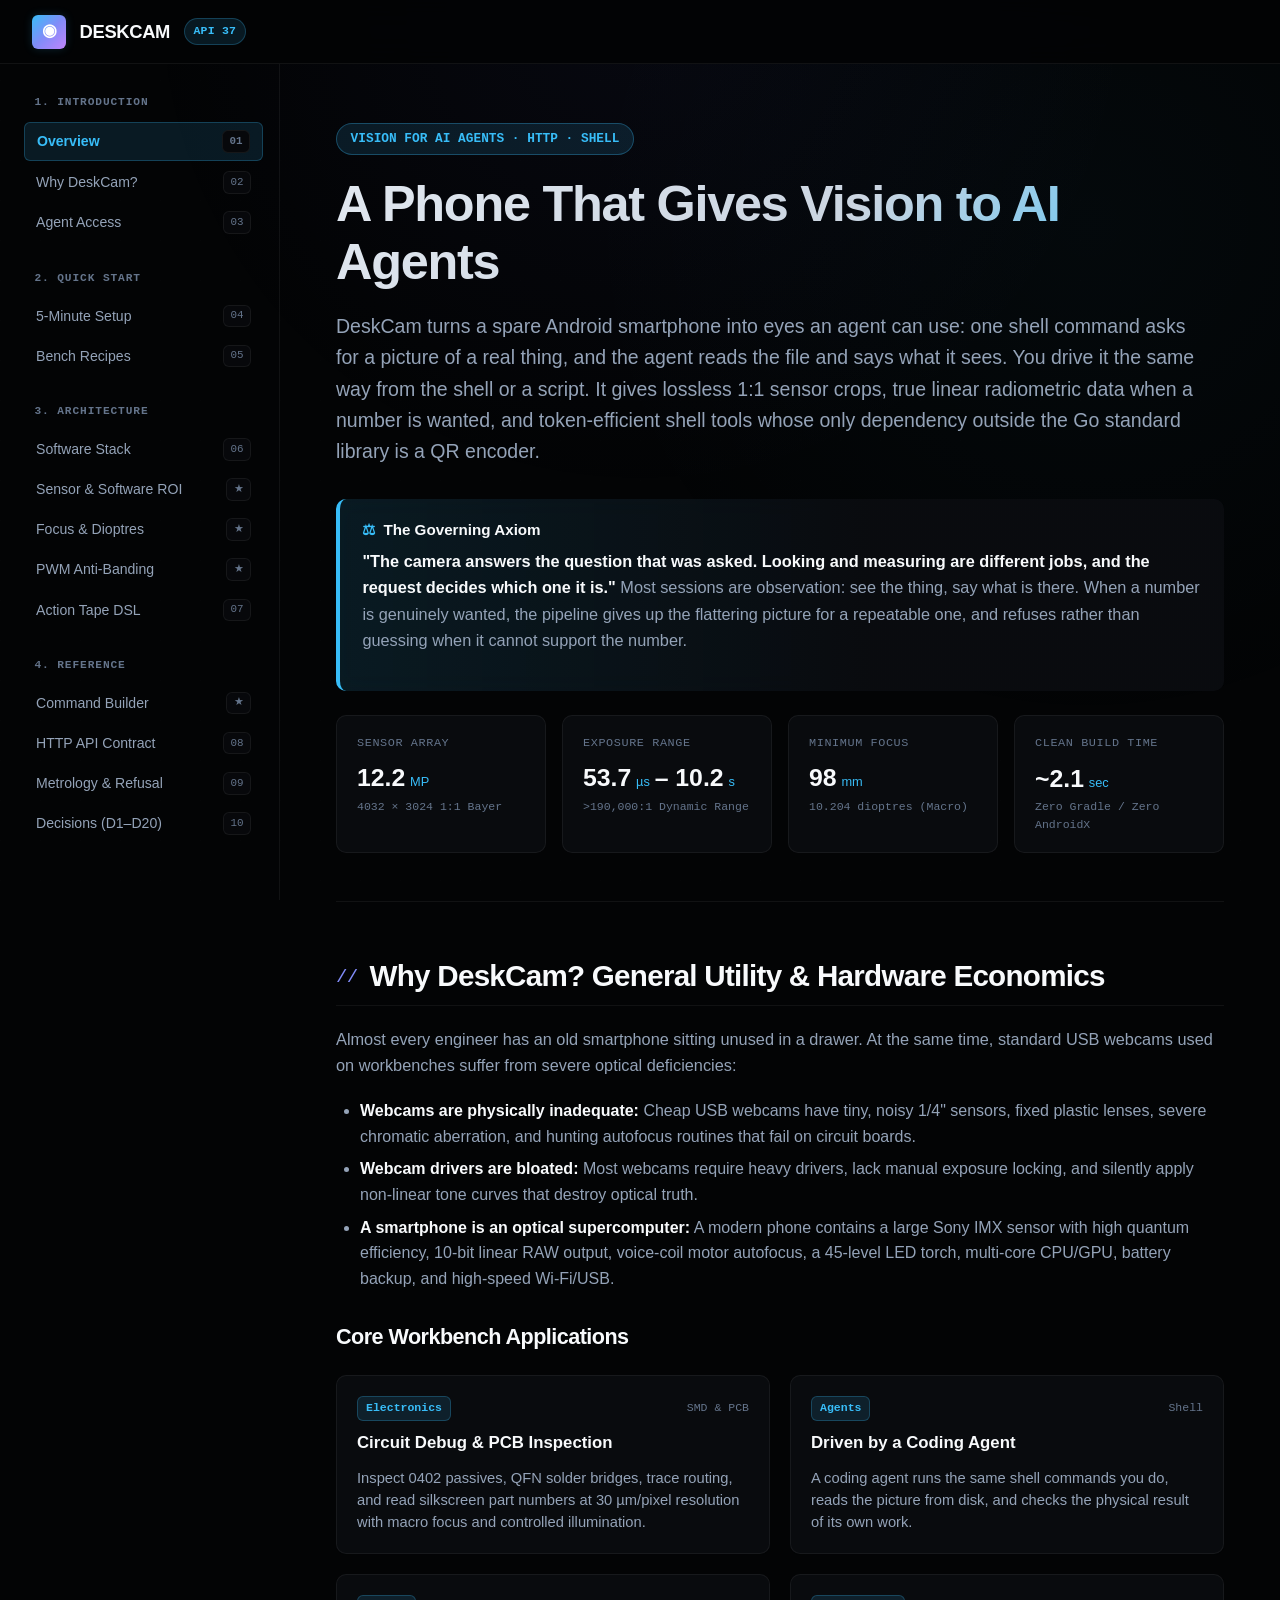
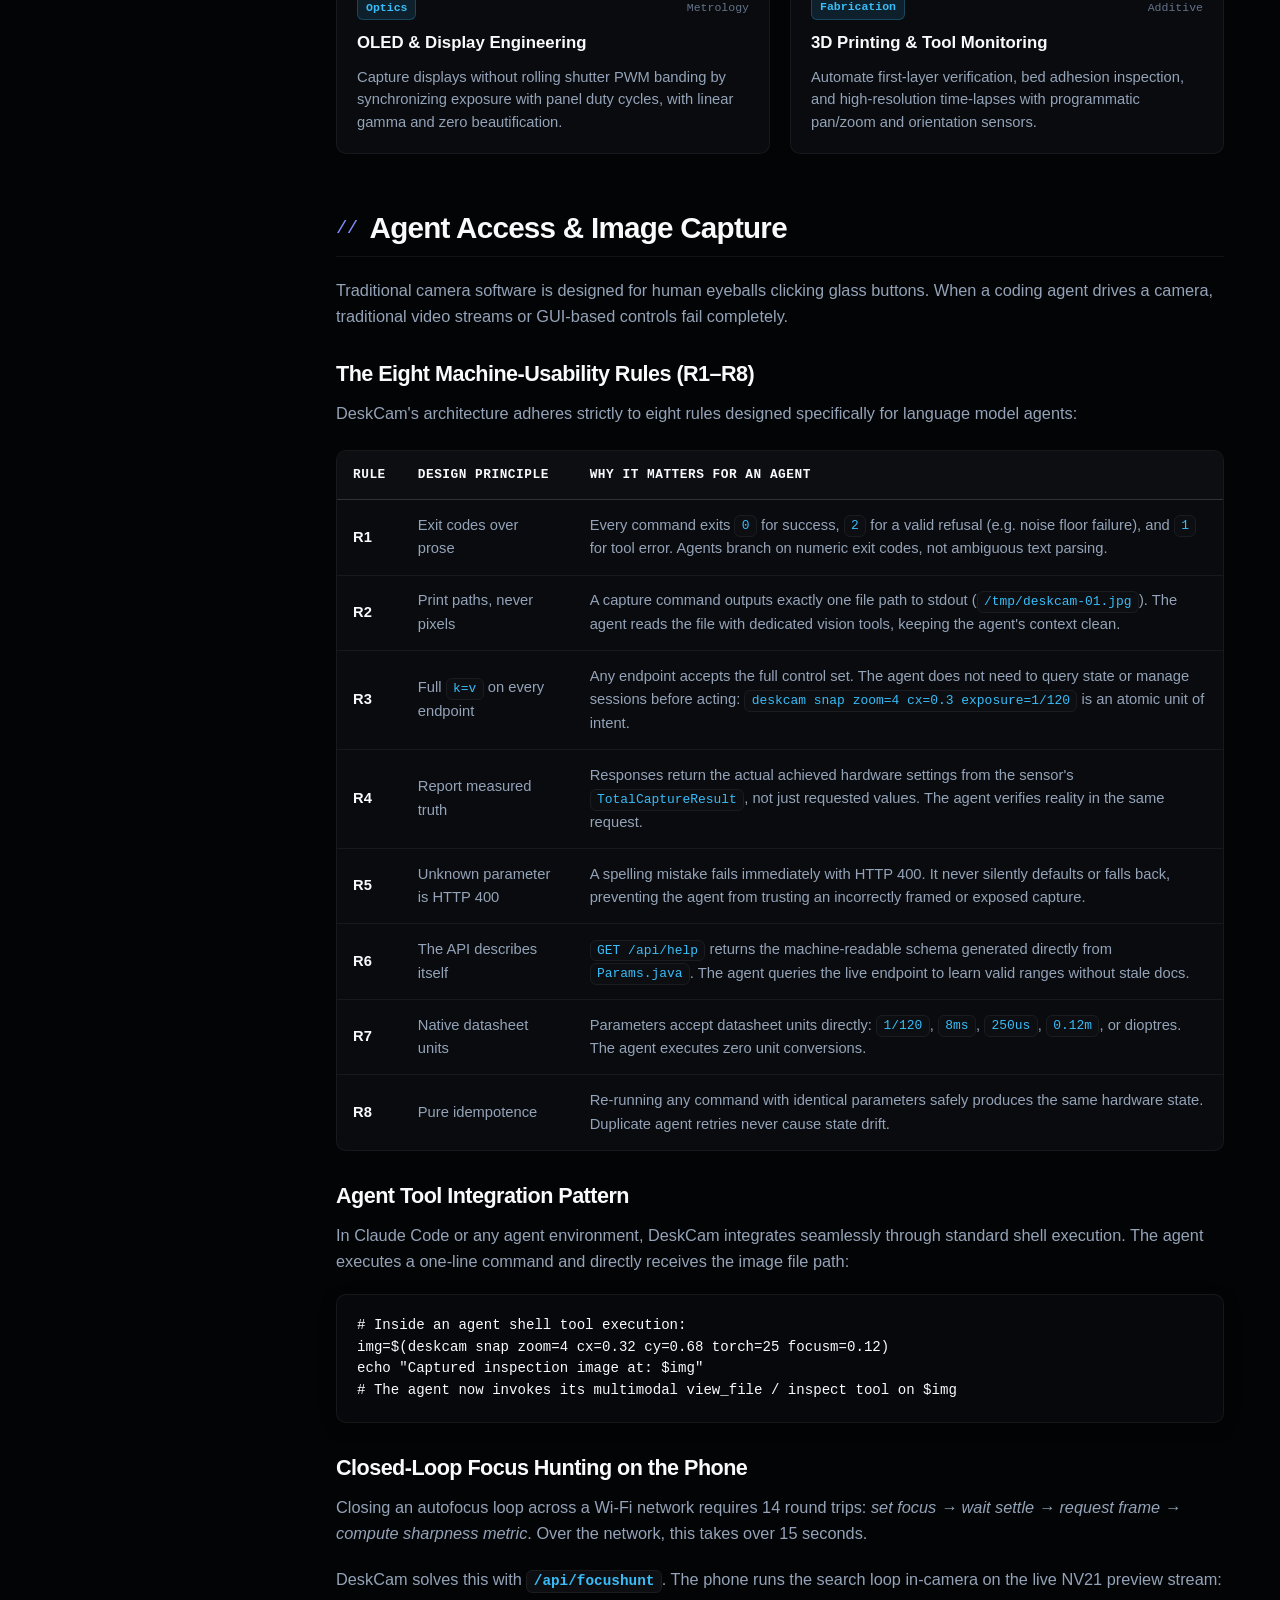
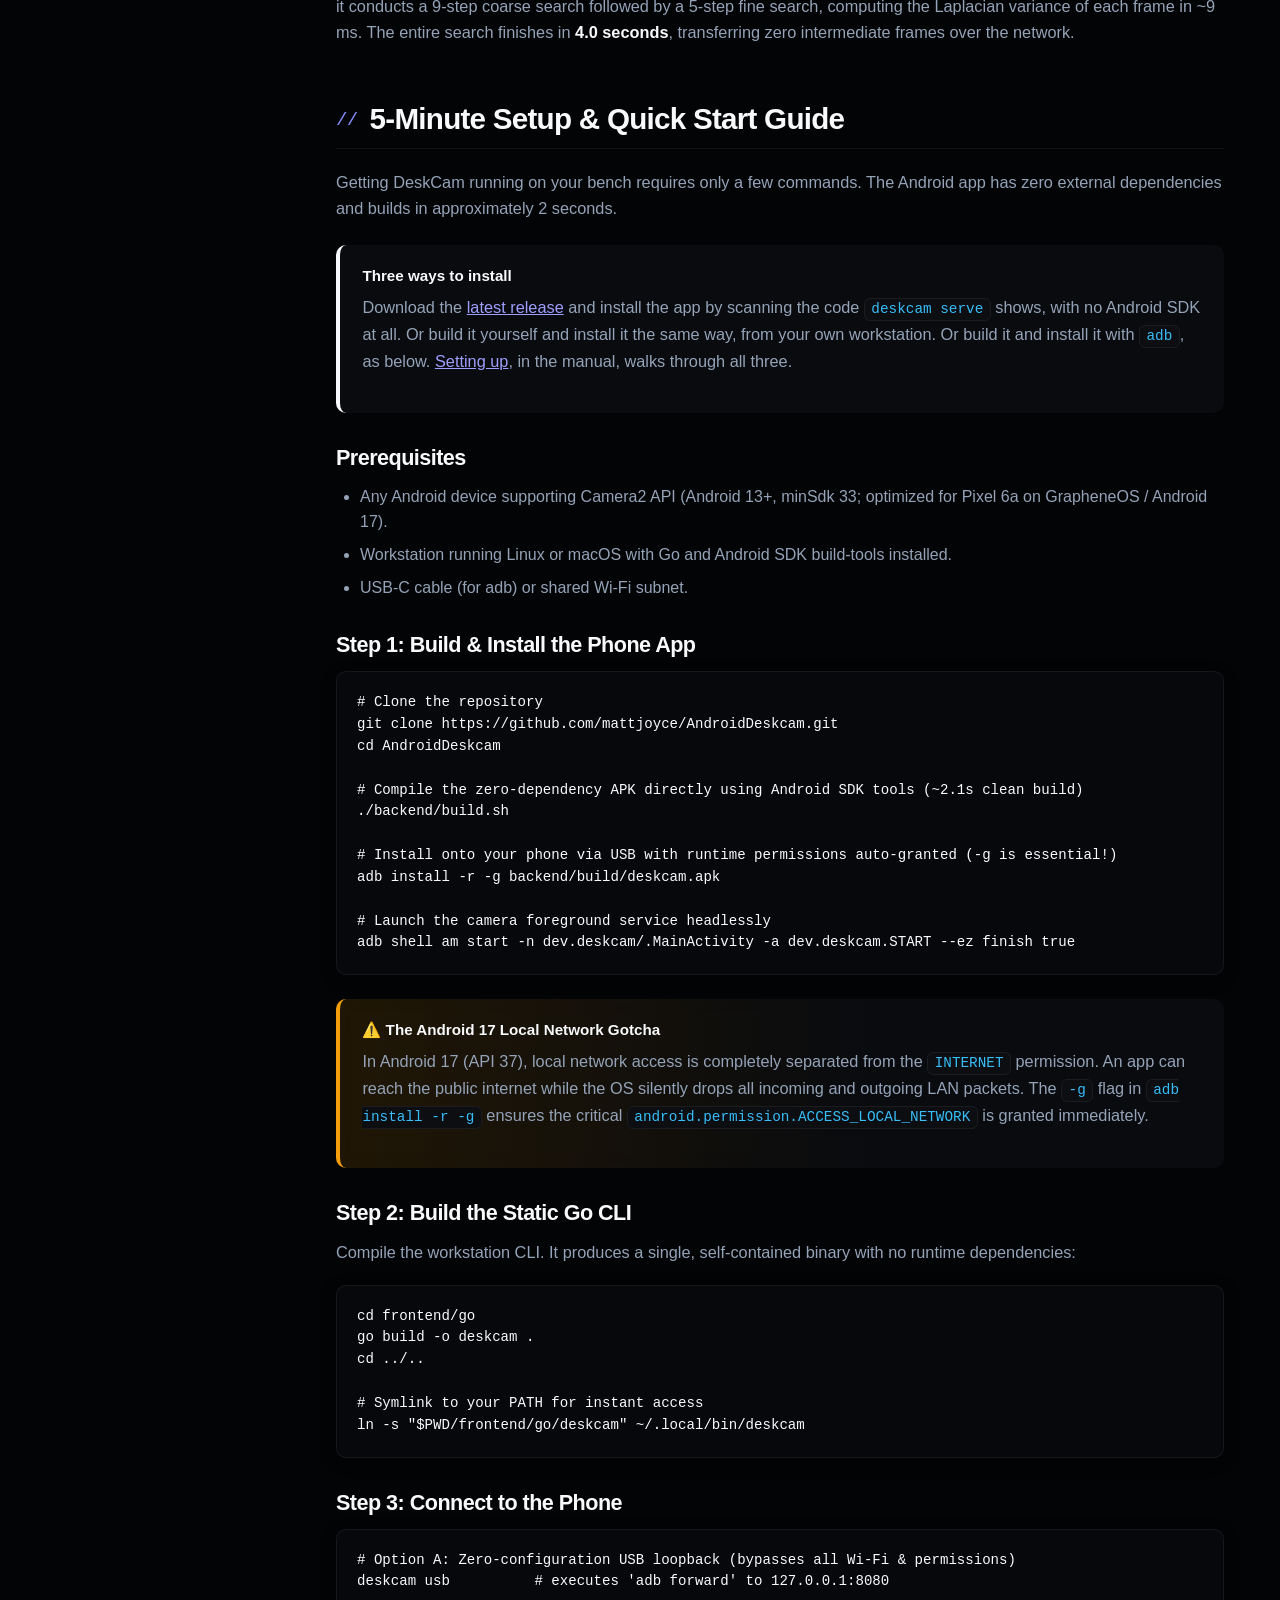
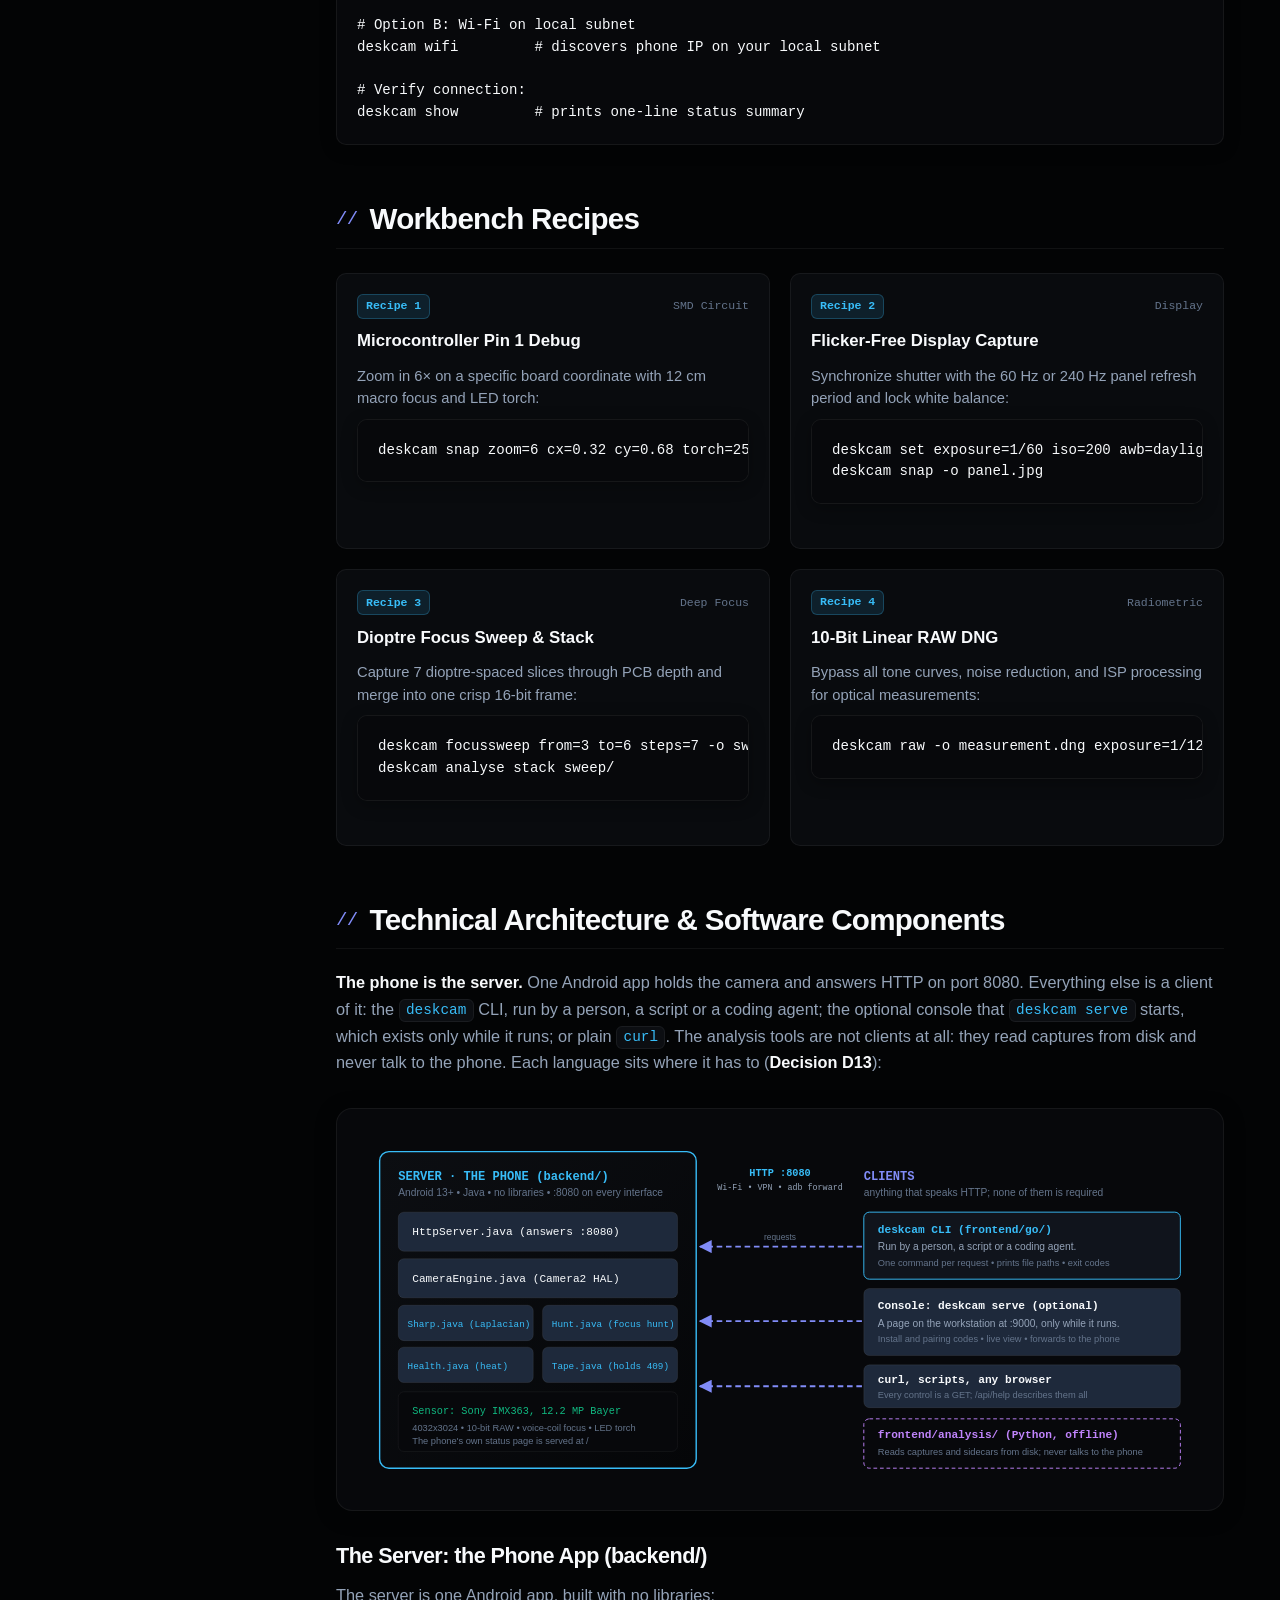
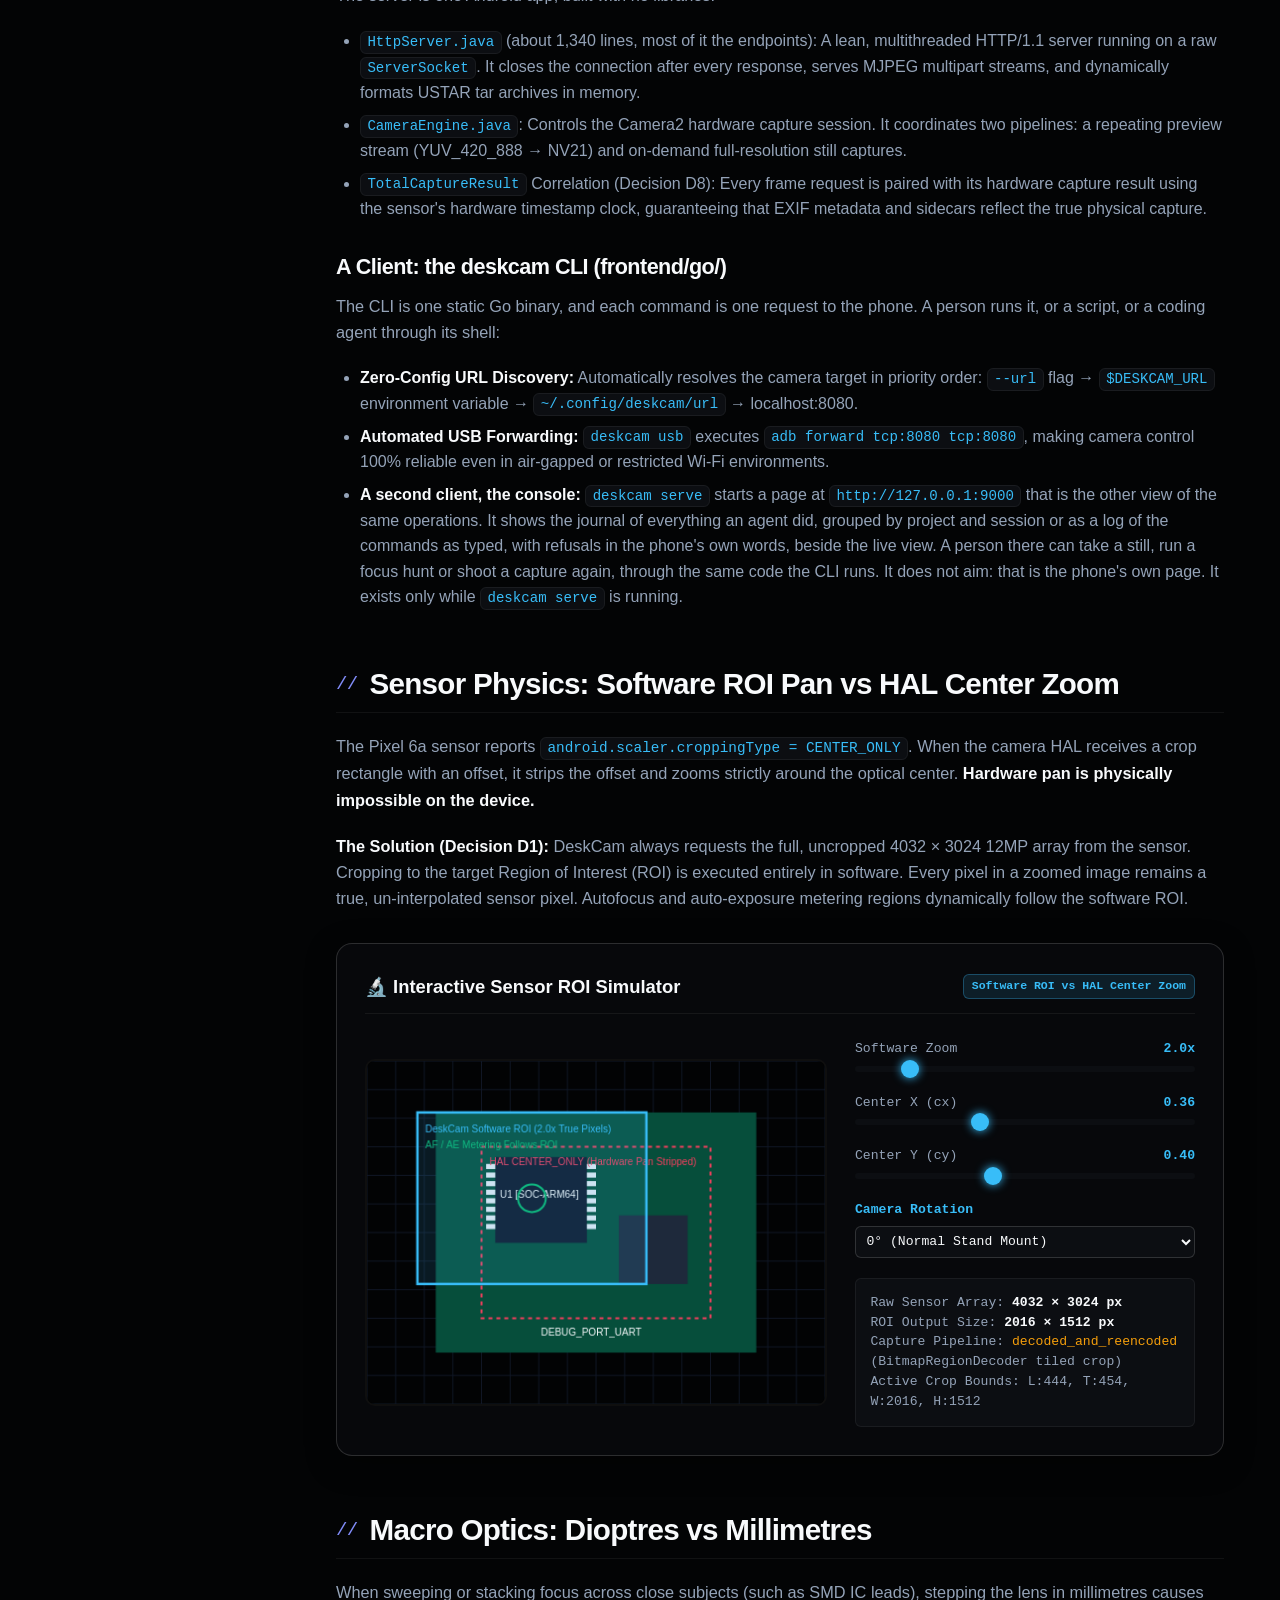
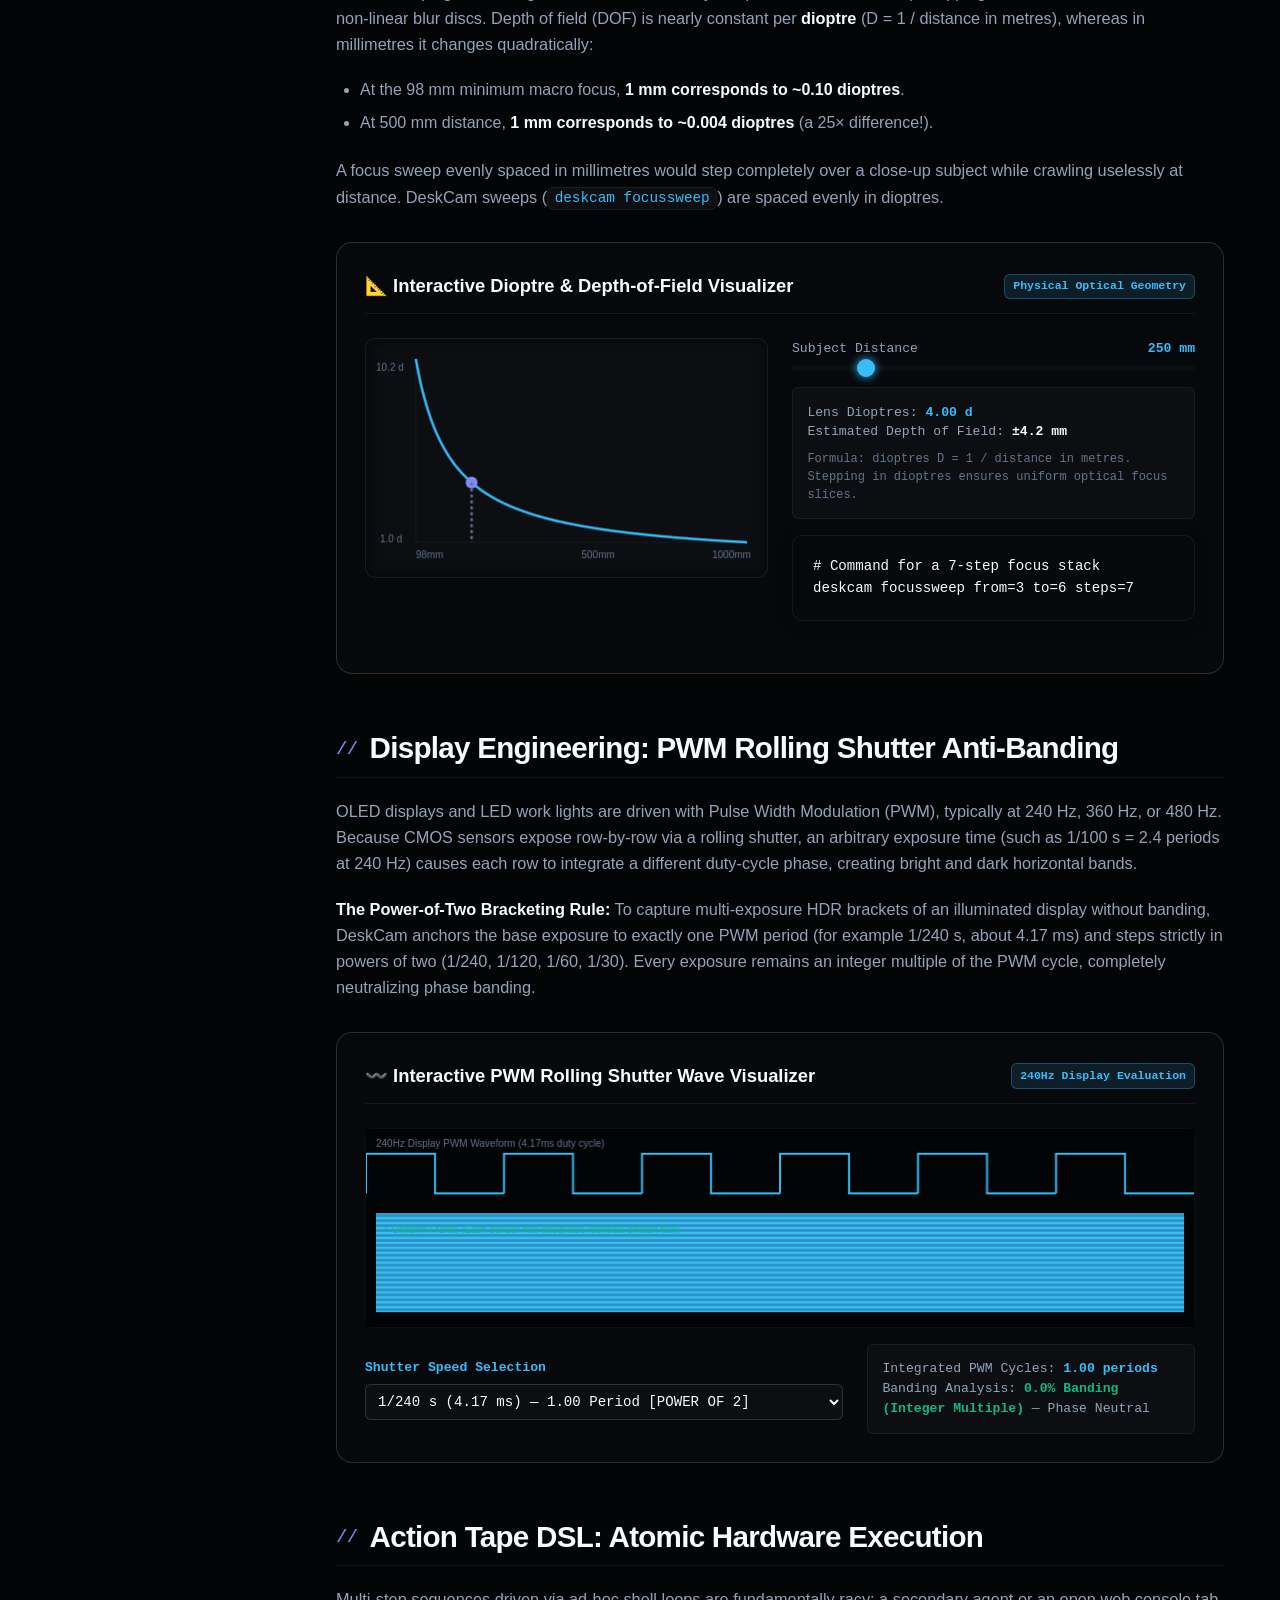
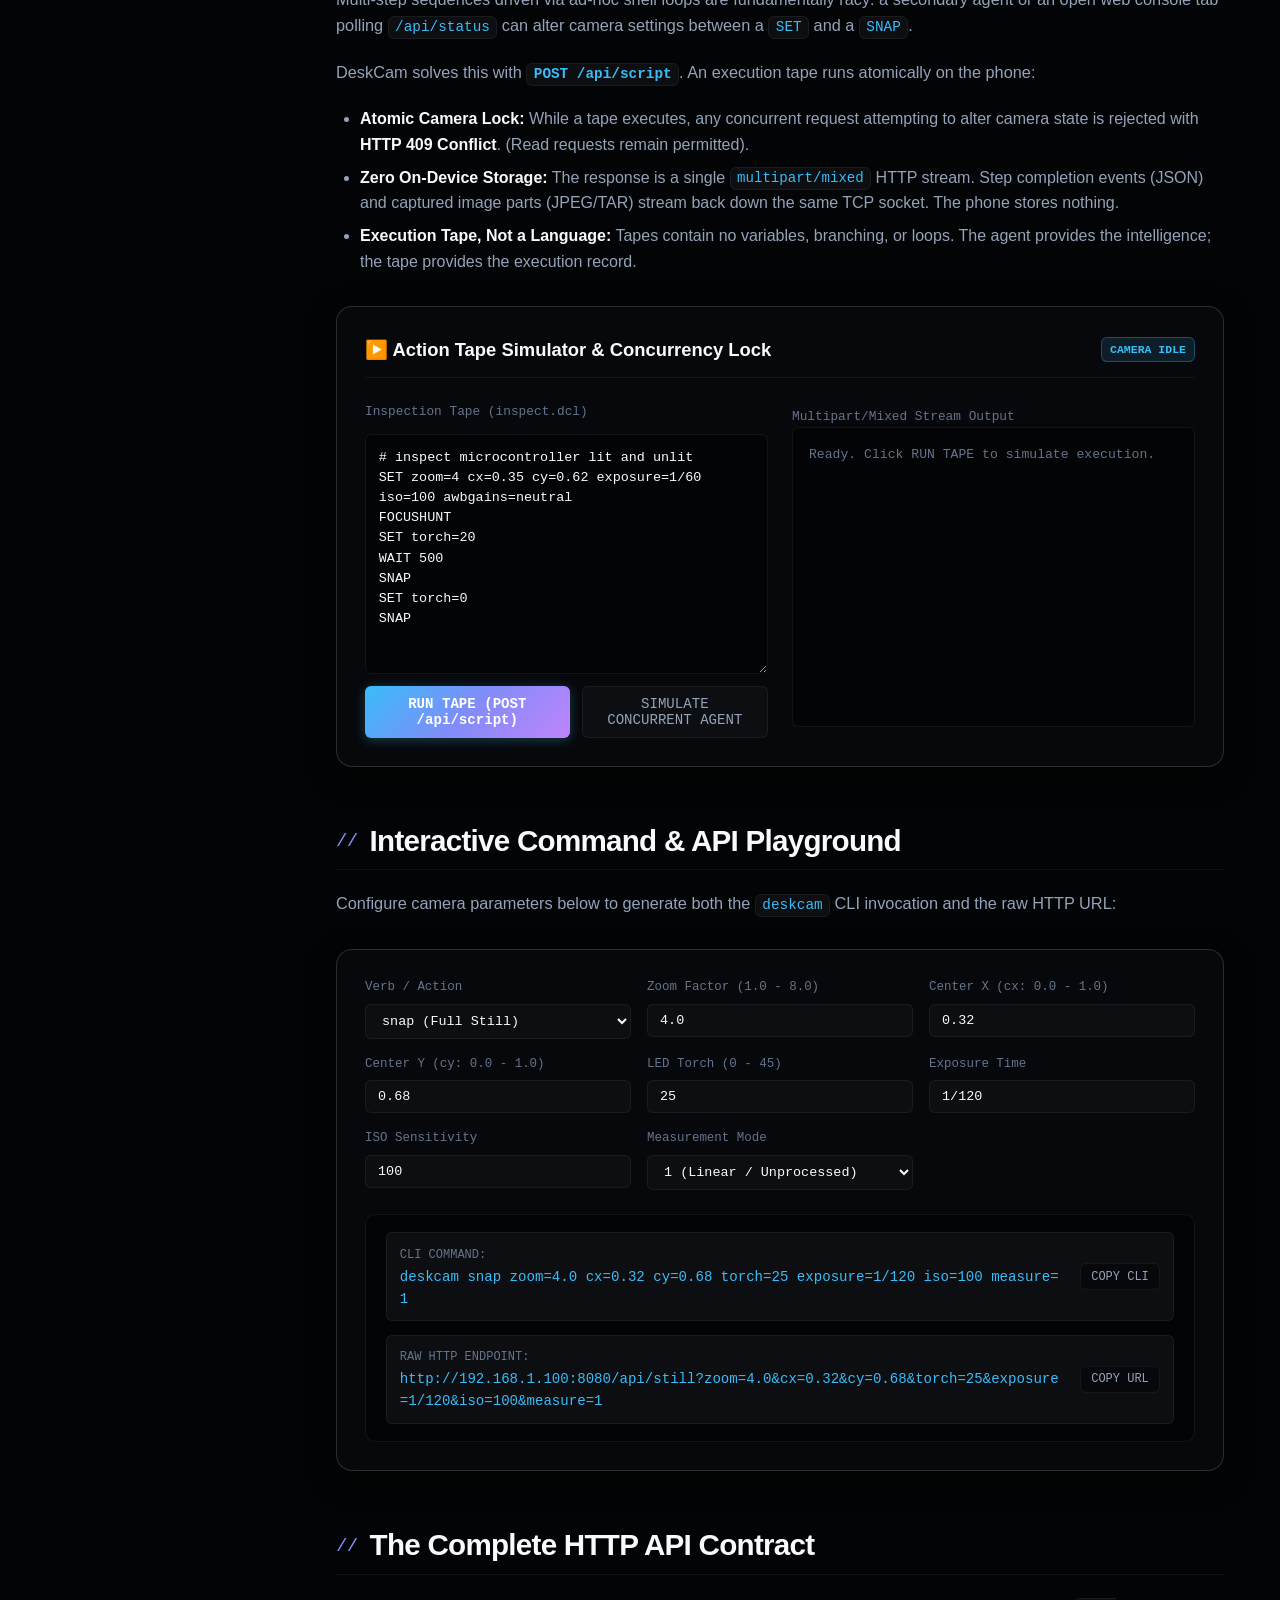
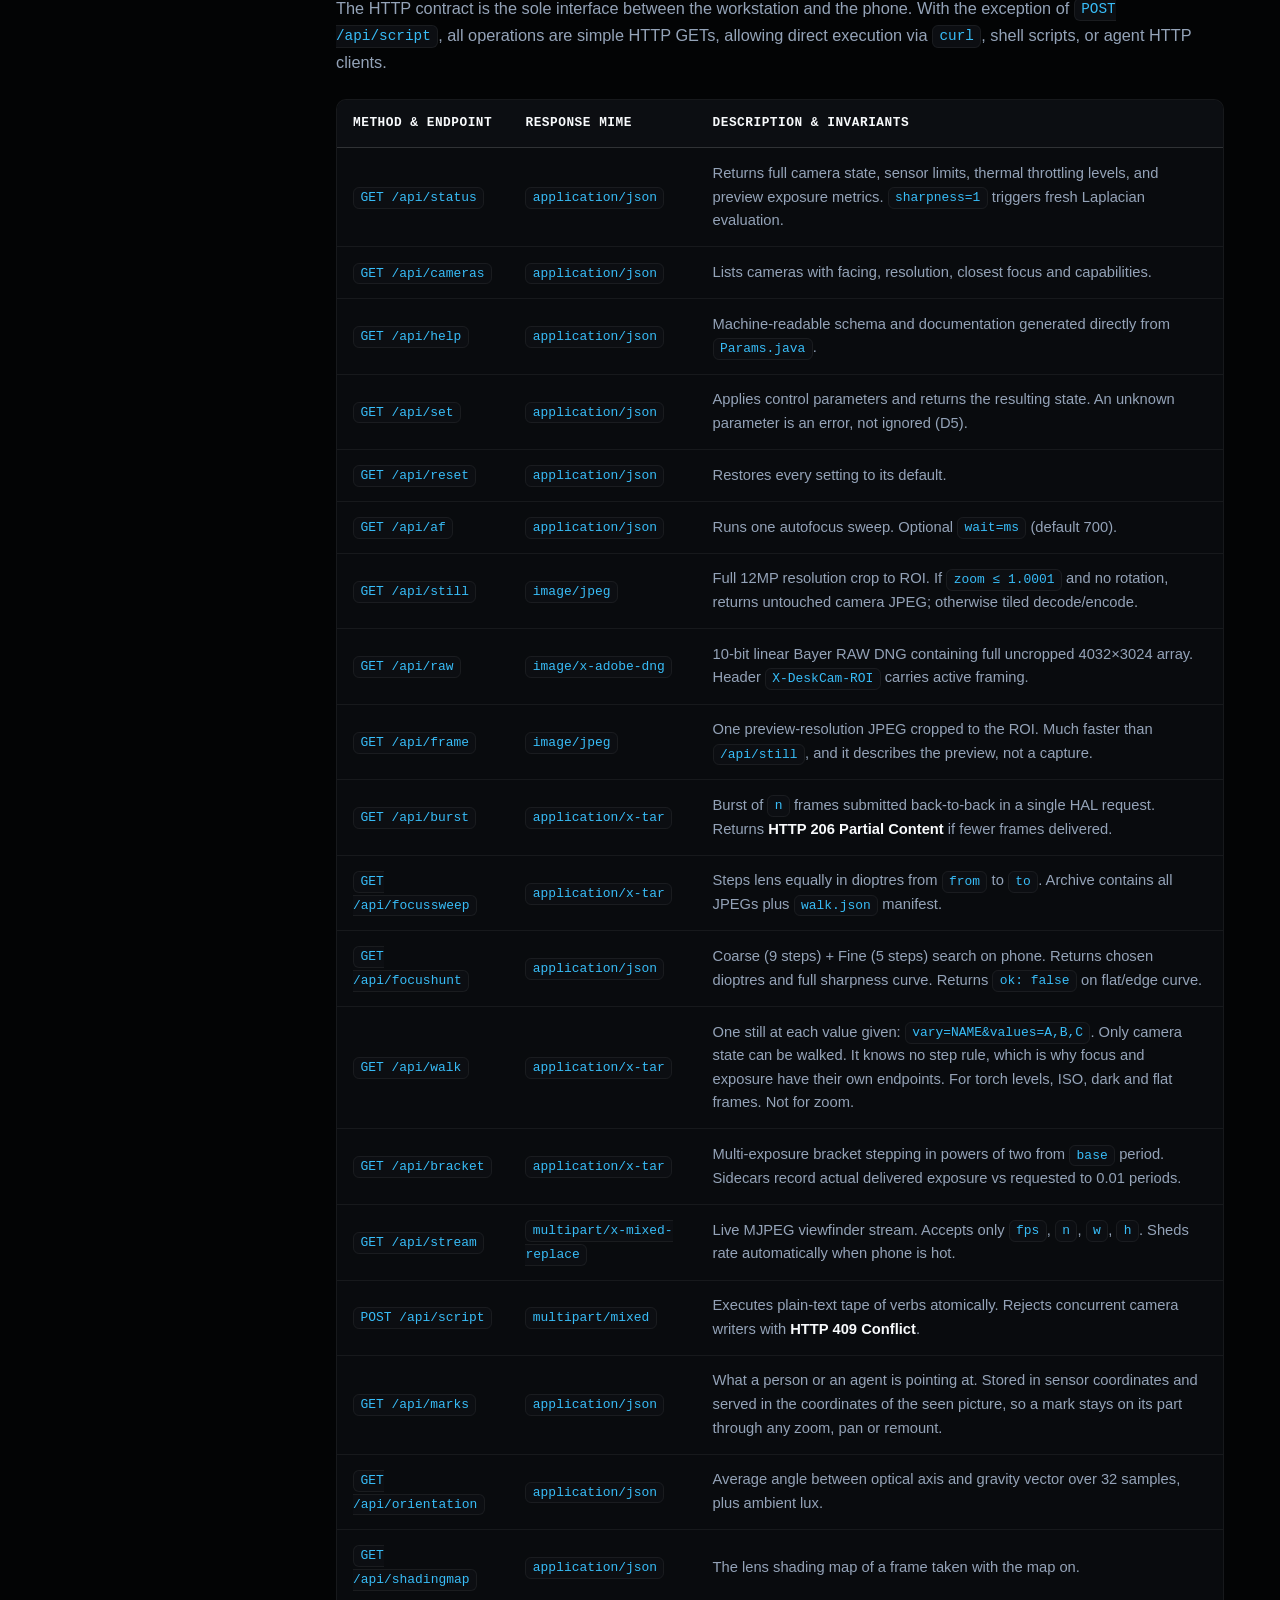
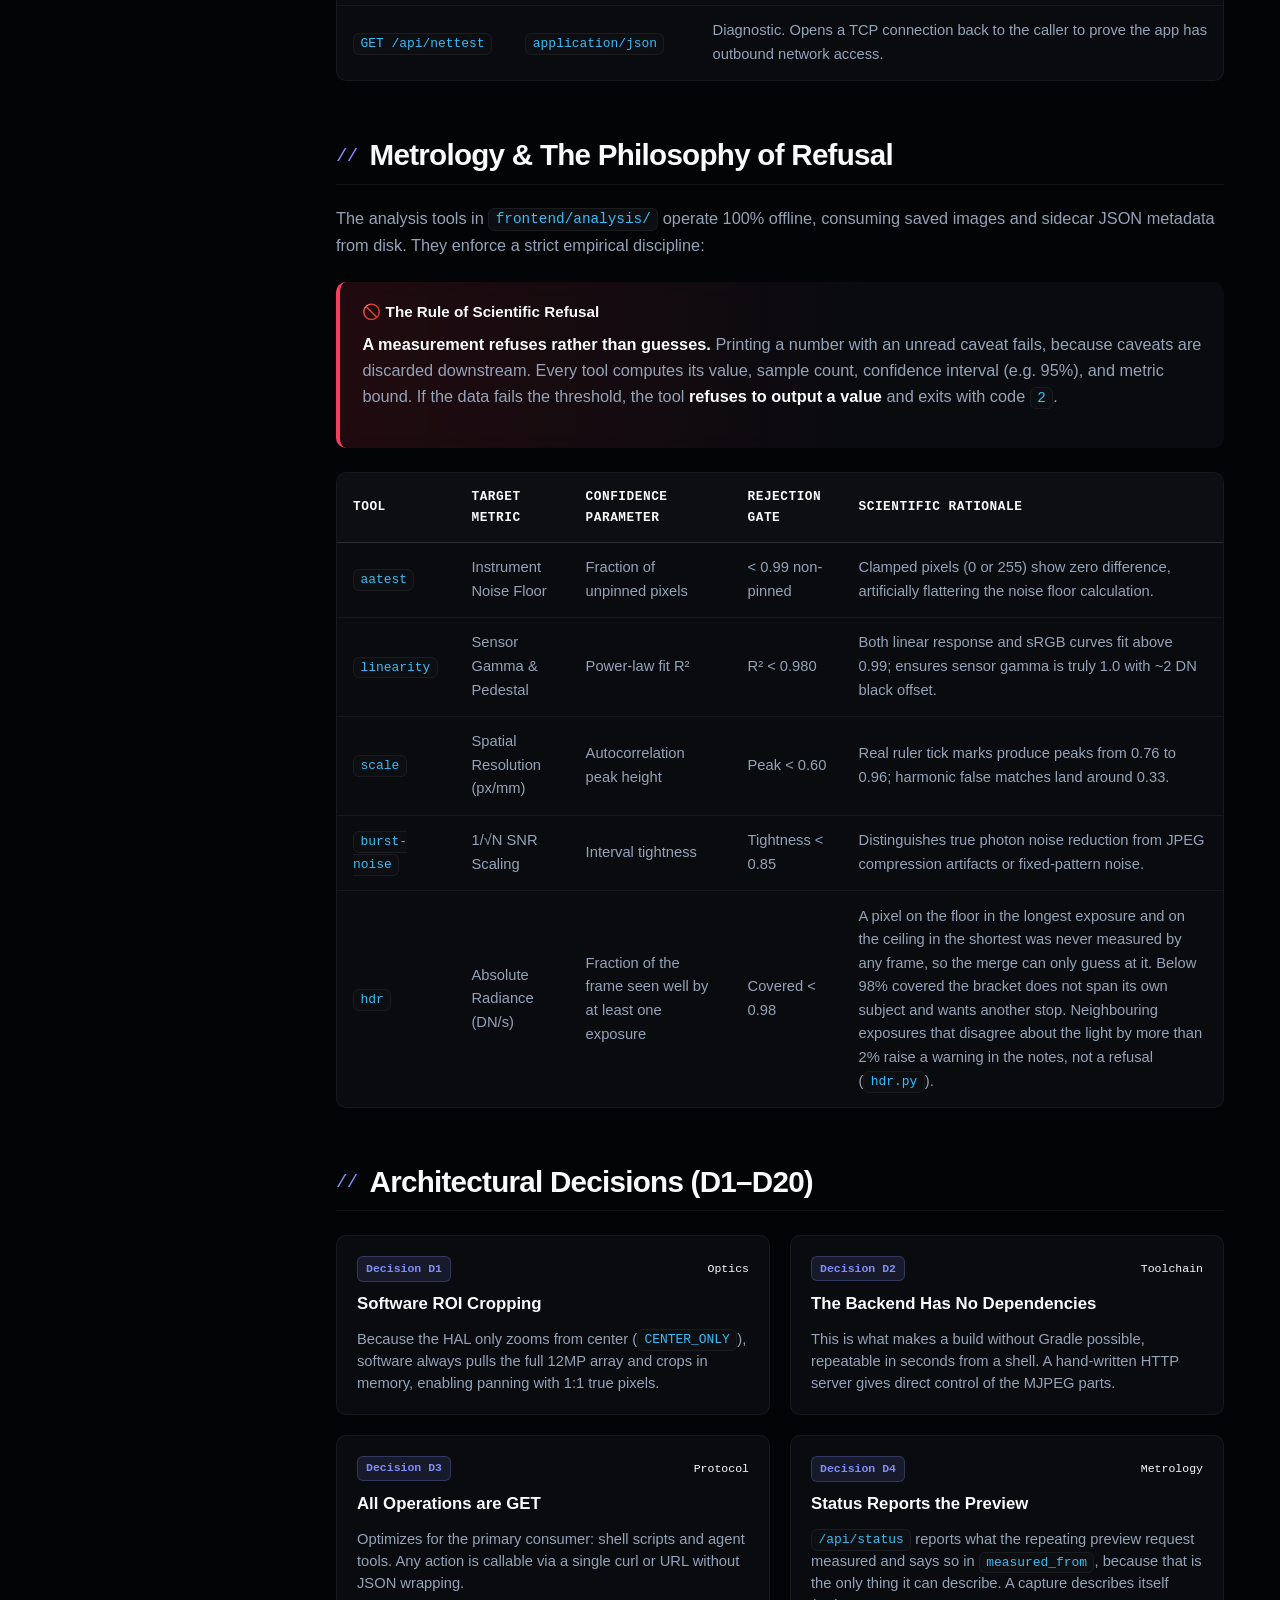
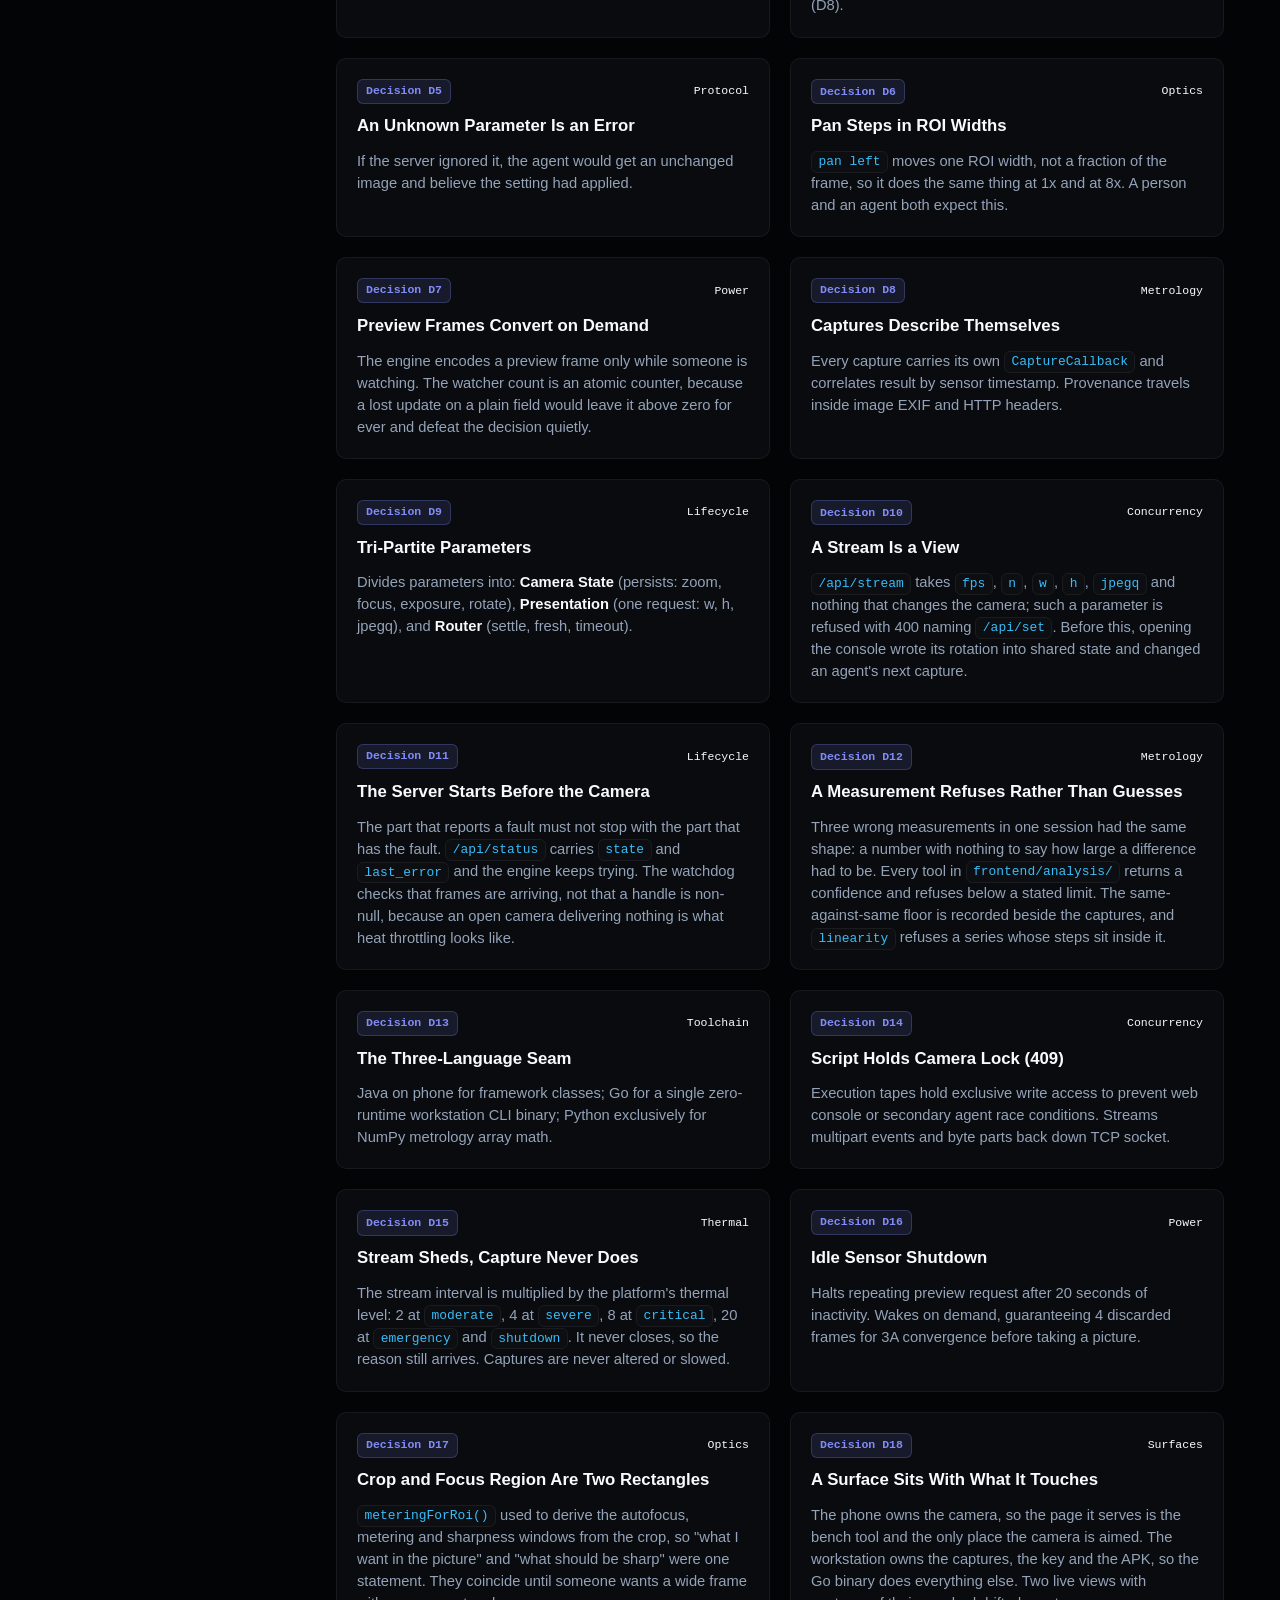
<file: explainer/index.html>
<!DOCTYPE html>
<html lang="en" data-theme="dark">
<head>
  <meta charset="UTF-8">
  <meta name="viewport" content="width=device-width, initial-scale=1.0">
  <title>DeskCam: giving vision to AI agents</title>
  <meta name="description" content="Technical documentation and interactive explainer for DeskCam: a spare Android phone that gives AI agents vision, driven from the shell, a script, or a coding agent. 12MP 1:1 sensor crops, linear radiometric data, no client dependencies.">
  <link rel="stylesheet" href="style.css">
</head>
<body>
  <!-- Background glow and grid -->
  <div class="ambient-glow"></div>
  <div class="bg-grid-overlay"></div>

  <!-- Top Header -->
  <header class="top-header">
    <a href="#hero" class="brand">
      <div class="brand-icon">◉</div>
      <span>DESKCAM</span>
      <span class="brand-badge">API 37</span>
    </a>
    <div class="header-actions">
      <button id="mobileNavToggle" class="mobile-nav-toggle" title="Toggle Menu" aria-label="Toggle Navigation">
        <span>☰</span>
      </button>
    </div>
  </header>

  <div class="layout-container">
    <!-- Sidebar Navigation -->
    <aside class="sidebar">
      <div class="nav-group">
        <div class="nav-heading">1. Introduction</div>
        <a href="#hero" class="nav-link active">Overview <span class="nav-badge">01</span></a>
        <a href="#why-deskcam" class="nav-link">Why DeskCam? <span class="nav-badge">02</span></a>
        <a href="#agent-vision" class="nav-link">Agent Access <span class="nav-badge">03</span></a>
      </div>

      <div class="nav-group">
        <div class="nav-heading">2. Quick Start</div>
        <a href="#getting-started" class="nav-link">5-Minute Setup <span class="nav-badge">04</span></a>
        <a href="#workbench-recipes" class="nav-link">Bench Recipes <span class="nav-badge">05</span></a>
      </div>

      <div class="nav-group">
        <div class="nav-heading">3. Architecture</div>
        <a href="#technical-components" class="nav-link">Software Stack <span class="nav-badge">06</span></a>
        <a href="#sensor-physics" class="nav-link">Sensor & Software ROI <span class="nav-badge">★</span></a>
        <a href="#macro-optics" class="nav-link">Focus & Dioptres <span class="nav-badge">★</span></a>
        <a href="#display-pwm" class="nav-link">PWM Anti-Banding <span class="nav-badge">★</span></a>
        <a href="#action-tapes" class="nav-link">Action Tape DSL <span class="nav-badge">07</span></a>
      </div>

      <div class="nav-group">
        <div class="nav-heading">4. Reference</div>
        <a href="#command-playground" class="nav-link">Command Builder <span class="nav-badge">★</span></a>
        <a href="#http-contract" class="nav-link">HTTP API Contract <span class="nav-badge">08</span></a>
        <a href="#metrology-refusal" class="nav-link">Metrology & Refusal <span class="nav-badge">09</span></a>
        <a href="#architectural-decisions" class="nav-link">Decisions (D1–D20) <span class="nav-badge">10</span></a>
      </div>
    </aside>

    <!-- Main Content Area -->
    <main class="content">
      
      <!-- HERO SECTION -->
      <section id="hero" class="hero">
        <div class="hero-tag">VISION FOR AI AGENTS · HTTP · SHELL</div>
        <h1 class="hero-title">A Phone That Gives Vision to AI Agents</h1>
        <p class="hero-subtitle">
          DeskCam turns a spare Android smartphone into eyes an agent can use: one shell command asks for a picture of a real thing, and the agent reads the file and says what it sees.
          You drive it the same way from the shell or a script.
          It gives lossless 1:1 sensor crops, true linear radiometric data when a number is wanted, and token-efficient shell tools whose only dependency outside the Go standard library is a QR encoder.
        </p>

        <div class="callout callout-axiom">
          <div class="callout-title">
            <span style="color:var(--accent-cyan);">⚖</span> The Governing Axiom
          </div>
          <p>
            <strong>"The camera answers the question that was asked. Looking and measuring are different jobs, and the request decides which one it is."</strong>
            Most sessions are observation: see the thing, say what is there. When a number is genuinely wanted, the pipeline gives up the flattering picture for a repeatable one, and refuses rather than guessing when it cannot support the number.
          </p>
        </div>

        <div class="hero-stats">
          <div class="stat-card">
            <div class="stat-label">Sensor Array</div>
            <div class="stat-val">12.2 <small>MP</small></div>
            <div style="font-size:0.72rem; color:var(--text-muted); font-family:var(--font-mono);">4032 × 3024 1:1 Bayer</div>
          </div>
          <div class="stat-card">
            <div class="stat-label">Exposure Range</div>
            <div class="stat-val">53.7 <small>µs</small> – 10.2 <small>s</small></div>
            <div style="font-size:0.72rem; color:var(--text-muted); font-family:var(--font-mono);">>190,000:1 Dynamic Range</div>
          </div>
          <div class="stat-card">
            <div class="stat-label">Minimum Focus</div>
            <div class="stat-val">98 <small>mm</small></div>
            <div style="font-size:0.72rem; color:var(--text-muted); font-family:var(--font-mono);">10.204 dioptres (Macro)</div>
          </div>
          <div class="stat-card">
            <div class="stat-label">Clean Build Time</div>
            <div class="stat-val">~2.1 <small>sec</small></div>
            <div style="font-size:0.72rem; color:var(--text-muted); font-family:var(--font-mono);">Zero Gradle / Zero AndroidX</div>
          </div>
        </div>
      </section>

      <!-- SECTION 1: WHY DESKCAM (GENERAL UTILITY) -->
      <section id="why-deskcam">
        <h2>Why DeskCam? General Utility & Hardware Economics</h2>
        <p>
          Almost every engineer has an old smartphone sitting unused in a drawer.
          At the same time, standard USB webcams used on workbenches suffer from severe optical deficiencies:
        </p>
        <ul>
          <li><strong>Webcams are physically inadequate:</strong> Cheap USB webcams have tiny, noisy 1/4" sensors, fixed plastic lenses, severe chromatic aberration, and hunting autofocus routines that fail on circuit boards.</li>
          <li><strong>Webcam drivers are bloated:</strong> Most webcams require heavy drivers, lack manual exposure locking, and silently apply non-linear tone curves that destroy optical truth.</li>
          <li><strong>A smartphone is an optical supercomputer:</strong> A modern phone contains a large Sony IMX sensor with high quantum efficiency, 10-bit linear RAW output, voice-coil motor autofocus, a 45-level LED torch, multi-core CPU/GPU, battery backup, and high-speed Wi-Fi/USB.</li>
        </ul>

        <h3>Core Workbench Applications</h3>
        <div class="card-grid">
          <div class="info-card">
            <div class="card-header">
              <span class="card-badge badge-rule">Electronics</span>
              <span style="font-family:var(--font-mono); font-size:0.72rem; color:var(--text-muted);">SMD & PCB</span>
            </div>
            <div class="card-title">Circuit Debug & PCB Inspection</div>
            <div class="card-desc">
              Inspect 0402 passives, QFN solder bridges, trace routing, and read silkscreen part numbers at 30 µm/pixel resolution with macro focus and controlled illumination.
            </div>
          </div>

          <div class="info-card">
            <div class="card-header">
              <span class="card-badge badge-rule">Agents</span>
              <span style="font-family:var(--font-mono); font-size:0.72rem; color:var(--text-muted);">Shell</span>
            </div>
            <div class="card-title">Driven by a Coding Agent</div>
            <div class="card-desc">
              A coding agent runs the same shell commands you do, reads the picture from disk, and checks the physical result of its own work.
            </div>
          </div>

          <div class="info-card">
            <div class="card-header">
              <span class="card-badge badge-rule">Optics</span>
              <span style="font-family:var(--font-mono); font-size:0.72rem; color:var(--text-muted);">Metrology</span>
            </div>
            <div class="card-title">OLED & Display Engineering</div>
            <div class="card-desc">
              Capture displays without rolling shutter PWM banding by synchronizing exposure with panel duty cycles, with linear gamma and zero beautification.
            </div>
          </div>

          <div class="info-card">
            <div class="card-header">
              <span class="card-badge badge-rule">Fabrication</span>
              <span style="font-family:var(--font-mono); font-size:0.72rem; color:var(--text-muted);">Additive</span>
            </div>
            <div class="card-title">3D Printing & Tool Monitoring</div>
            <div class="card-desc">
              Automate first-layer verification, bed adhesion inspection, and high-resolution time-lapses with programmatic pan/zoom and orientation sensors.
            </div>
          </div>
        </div>
      </section>

      <!-- SECTION 2: AGENT ACCESS -->
      <section id="agent-vision">
        <h2>Agent Access & Image Capture</h2>
        <p>
          Traditional camera software is designed for human eyeballs clicking glass buttons.
          When a coding agent drives a camera,
          traditional video streams or GUI-based controls fail completely.
        </p>

        <h3>The Eight Machine-Usability Rules (R1–R8)</h3>
        <p>
          DeskCam's architecture adheres strictly to eight rules designed specifically for language model agents:
        </p>

        <div class="table-container">
          <table>
            <thead>
              <tr>
                <th>Rule</th>
                <th>Design Principle</th>
                <th>Why It Matters for an Agent</th>
              </tr>
            </thead>
            <tbody>
              <tr>
                <td><strong>R1</strong></td>
                <td>Exit codes over prose</td>
                <td>Every command exits <code>0</code> for success, <code>2</code> for a valid refusal (e.g. noise floor failure), and <code>1</code> for tool error. Agents branch on numeric exit codes, not ambiguous text parsing.</td>
              </tr>
              <tr>
                <td><strong>R2</strong></td>
                <td>Print paths, never pixels</td>
                <td>A capture command outputs exactly one file path to stdout (<code>/tmp/deskcam-01.jpg</code>). The agent reads the file with dedicated vision tools, keeping the agent's context clean.</td>
              </tr>
              <tr>
                <td><strong>R3</strong></td>
                <td>Full <code>k=v</code> on every endpoint</td>
                <td>Any endpoint accepts the full control set. The agent does not need to query state or manage sessions before acting: <code>deskcam snap zoom=4 cx=0.3 exposure=1/120</code> is an atomic unit of intent.</td>
              </tr>
              <tr>
                <td><strong>R4</strong></td>
                <td>Report measured truth</td>
                <td>Responses return the actual achieved hardware settings from the sensor's <code>TotalCaptureResult</code>, not just requested values. The agent verifies reality in the same request.</td>
              </tr>
              <tr>
                <td><strong>R5</strong></td>
                <td>Unknown parameter is HTTP 400</td>
                <td>A spelling mistake fails immediately with HTTP 400. It never silently defaults or falls back, preventing the agent from trusting an incorrectly framed or exposed capture.</td>
              </tr>
              <tr>
                <td><strong>R6</strong></td>
                <td>The API describes itself</td>
                <td><code>GET /api/help</code> returns the machine-readable schema generated directly from <code>Params.java</code>. The agent queries the live endpoint to learn valid ranges without stale docs.</td>
              </tr>
              <tr>
                <td><strong>R7</strong></td>
                <td>Native datasheet units</td>
                <td>Parameters accept datasheet units directly: <code>1/120</code>, <code>8ms</code>, <code>250us</code>, <code>0.12m</code>, or dioptres. The agent executes zero unit conversions.</td>
              </tr>
              <tr>
                <td><strong>R8</strong></td>
                <td>Pure idempotence</td>
                <td>Re-running any command with identical parameters safely produces the same hardware state. Duplicate agent retries never cause state drift.</td>
              </tr>
            </tbody>
          </table>
        </div>

        <h3>Agent Tool Integration Pattern</h3>
        <p>
          In Claude Code or any agent environment, DeskCam integrates seamlessly through standard shell execution.
          The agent executes a one-line command and directly receives the image file path:
        </p>

        <pre><code># Inside an agent shell tool execution:
img=$(deskcam snap zoom=4 cx=0.32 cy=0.68 torch=25 focusm=0.12)
echo "Captured inspection image at: $img"
# The agent now invokes its multimodal view_file / inspect tool on $img</code></pre>

        <h3>Closed-Loop Focus Hunting on the Phone</h3>
        <p>
          Closing an autofocus loop across a Wi-Fi network requires 14 round trips:
          <em>set focus &rarr; wait settle &rarr; request frame &rarr; compute sharpness metric</em>.
          Over the network, this takes over 15 seconds.
        </p>
        <p>
          DeskCam solves this with <strong><code>/api/focushunt</code></strong>.
          The phone runs the search loop in-camera on the live NV21 preview stream:
          it conducts a 9-step coarse search followed by a 5-step fine search, computing the Laplacian variance of each frame in ~9 ms.
          The entire search finishes in <strong>4.0 seconds</strong>, transferring zero intermediate frames over the network.
        </p>
      </section>

      <!-- SECTION 3: GETTING STARTED (5-MINUTE SETUP) -->
      <section id="getting-started">
        <h2>5-Minute Setup & Quick Start Guide</h2>
        <p>
          Getting DeskCam running on your bench requires only a few commands.
          The Android app has zero external dependencies and builds in approximately 2 seconds.
        </p>

        <div class="callout">
          <div class="callout-title">Three ways to install</div>
          <p>Download the <a href="https://github.com/mattjoyce/AndroidDeskcam/releases/latest">latest release</a> and install the app by scanning the code <code>deskcam serve</code> shows, with no Android SDK at all.
          Or build it yourself and install it the same way, from your own workstation. Or build it and install it with <code>adb</code>, as below.
          <a href="../docs/manual/setup.md">Setting up</a>, in the manual, walks through all three.</p>
        </div>

        <h3>Prerequisites</h3>
        <ul>
          <li>Any Android device supporting Camera2 API (Android 13+, minSdk 33; optimized for Pixel 6a on GrapheneOS / Android 17).</li>
          <li>Workstation running Linux or macOS with Go and Android SDK build-tools installed.</li>
          <li>USB-C cable (for adb) or shared Wi-Fi subnet.</li>
        </ul>

        <h3>Step 1: Build & Install the Phone App</h3>
        <pre><code># Clone the repository
git clone https://github.com/mattjoyce/AndroidDeskcam.git
cd AndroidDeskcam

# Compile the zero-dependency APK directly using Android SDK tools (~2.1s clean build)
./backend/build.sh

# Install onto your phone via USB with runtime permissions auto-granted (-g is essential!)
adb install -r -g backend/build/deskcam.apk

# Launch the camera foreground service headlessly
adb shell am start -n dev.deskcam/.MainActivity -a dev.deskcam.START --ez finish true</code></pre>

        <div class="callout callout-warning">
          <div class="callout-title">⚠️ The Android 17 Local Network Gotcha</div>
          <p>
            In Android 17 (API 37), local network access is completely separated from the <code>INTERNET</code> permission.
            An app can reach the public internet while the OS silently drops all incoming and outgoing LAN packets.
            The <code>-g</code> flag in <code>adb install -r -g</code> ensures the critical <code>android.permission.ACCESS_LOCAL_NETWORK</code> is granted immediately.
          </p>
        </div>

        <h3>Step 2: Build the Static Go CLI</h3>
        <p>
          Compile the workstation CLI. It produces a single, self-contained binary with no runtime dependencies:
        </p>
        <pre><code>cd frontend/go
go build -o deskcam .
cd ../..

# Symlink to your PATH for instant access
ln -s "$PWD/frontend/go/deskcam" ~/.local/bin/deskcam</code></pre>

        <h3>Step 3: Connect to the Phone</h3>
        <pre><code># Option A: Zero-configuration USB loopback (bypasses all Wi-Fi & permissions)
deskcam usb          # executes 'adb forward' to 127.0.0.1:8080

# Option B: Wi-Fi on local subnet
deskcam wifi         # discovers phone IP on your local subnet

# Verify connection:
deskcam show         # prints one-line status summary</code></pre>
      </section>

      <!-- SECTION 4: WORKBENCH RECIPES -->
      <section id="workbench-recipes">
        <h2>Workbench Recipes</h2>
        <div class="card-grid">
          <div class="info-card">
            <div class="card-header">
              <span class="card-badge badge-rule">Recipe 1</span>
              <span style="font-family:var(--font-mono); font-size:0.72rem; color:var(--text-muted);">SMD Circuit</span>
            </div>
            <div class="card-title">Microcontroller Pin 1 Debug</div>
            <div class="card-desc">
              Zoom in 6&times; on a specific board coordinate with 12 cm macro focus and LED torch:
            </div>
            <pre><code>deskcam snap zoom=6 cx=0.32 cy=0.68 torch=25 focusm=0.12</code></pre>
          </div>

          <div class="info-card">
            <div class="card-header">
              <span class="card-badge badge-rule">Recipe 2</span>
              <span style="font-family:var(--font-mono); font-size:0.72rem; color:var(--text-muted);">Display</span>
            </div>
            <div class="card-title">Flicker-Free Display Capture</div>
            <div class="card-desc">
              Synchronize shutter with the 60 Hz or 240 Hz panel refresh period and lock white balance:
            </div>
            <pre><code>deskcam set exposure=1/60 iso=200 awb=daylight awblock=on
deskcam snap -o panel.jpg</code></pre>
          </div>

          <div class="info-card">
            <div class="card-header">
              <span class="card-badge badge-rule">Recipe 3</span>
              <span style="font-family:var(--font-mono); font-size:0.72rem; color:var(--text-muted);">Deep Focus</span>
            </div>
            <div class="card-title">Dioptre Focus Sweep & Stack</div>
            <div class="card-desc">
              Capture 7 dioptre-spaced slices through PCB depth and merge into one crisp 16-bit frame:
            </div>
            <pre><code>deskcam focussweep from=3 to=6 steps=7 -o sweep/
deskcam analyse stack sweep/</code></pre>
          </div>

          <div class="info-card">
            <div class="card-header">
              <span class="card-badge badge-rule">Recipe 4</span>
              <span style="font-family:var(--font-mono); font-size:0.72rem; color:var(--text-muted);">Radiometric</span>
            </div>
            <div class="card-title">10-Bit Linear RAW DNG</div>
            <div class="card-desc">
              Bypass all tone curves, noise reduction, and ISP processing for optical measurements:
            </div>
            <pre><code>deskcam raw -o measurement.dng exposure=1/120 iso=56</code></pre>
          </div>
        </div>
      </section>

      <!-- SECTION 5: TECHNICAL COMPONENTS -->
      <section id="technical-components">
        <h2>Technical Architecture & Software Components</h2>
        <p>
          <strong>The phone is the server.</strong> One Android app holds the camera and answers HTTP on port 8080.
          Everything else is a client of it: the <code>deskcam</code> CLI, run by a person, a script or a coding agent;
          the optional console that <code>deskcam serve</code> starts, which exists only while it runs; or plain <code>curl</code>.
          The analysis tools are not clients at all: they read captures from disk and never talk to the phone.
          Each language sits where it has to (<strong>Decision D13</strong>):
        </p>

        <div class="arch-diagram-wrap">
          <svg class="arch-svg" viewBox="0 0 900 380" xmlns="http://www.w3.org/2000/svg" role="img" aria-label="The phone is an HTTP server on port 8080; the deskcam CLI, the optional console and any HTTP client are its clients; the analysis tools read files offline.">
            <defs>
              <linearGradient id="boxGrad" x1="0%" y1="0%" x2="100%" y2="100%">
                <stop offset="0%" stop-color="#0c0e12"/>
                <stop offset="100%" stop-color="#050608"/>
              </linearGradient>
              <marker id="arrowHead" viewBox="0 0 10 10" refX="9" refY="5" markerWidth="7" markerHeight="7" orient="auto-start-reverse">
                <path d="M 0 0 L 10 5 L 0 10 z" fill="#818cf8"/>
              </marker>
            </defs>

            <!-- The server -->
            <rect x="20" y="20" width="340" height="340" rx="10" fill="url(#boxGrad)" stroke="#38bdf8" stroke-width="1.5"/>
            <text x="40" y="50" fill="#38bdf8" font-family="var(--font-mono)" font-size="13" font-weight="bold">SERVER · THE PHONE (backend/)</text>
            <text x="40" y="68" fill="#64748b" font-family="var(--font-sans)" font-size="11">Android 13+ • Java • no libraries • :8080 on every interface</text>

            <rect x="40" y="85" width="300" height="42" rx="6" fill="#1e293b" stroke="rgba(255,255,255,0.08)"/>
            <text x="55" y="110" fill="#f8fafc" font-family="var(--font-mono)" font-size="12">HttpServer.java (answers :8080)</text>

            <rect x="40" y="135" width="300" height="42" rx="6" fill="#1e293b" stroke="rgba(255,255,255,0.08)"/>
            <text x="55" y="160" fill="#f8fafc" font-family="var(--font-mono)" font-size="12">CameraEngine.java (Camera2 HAL)</text>

            <rect x="40" y="185" width="145" height="38" rx="6" fill="#1e293b" stroke="rgba(255,255,255,0.08)"/>
            <text x="50" y="208" fill="#38bdf8" font-family="var(--font-mono)" font-size="10">Sharp.java (Laplacian)</text>

            <rect x="195" y="185" width="145" height="38" rx="6" fill="#1e293b" stroke="rgba(255,255,255,0.08)"/>
            <text x="205" y="208" fill="#38bdf8" font-family="var(--font-mono)" font-size="10">Hunt.java (focus hunt)</text>

            <rect x="40" y="230" width="145" height="38" rx="6" fill="#1e293b" stroke="rgba(255,255,255,0.08)"/>
            <text x="50" y="253" fill="#38bdf8" font-family="var(--font-mono)" font-size="10">Health.java (heat)</text>

            <rect x="195" y="230" width="145" height="38" rx="6" fill="#1e293b" stroke="rgba(255,255,255,0.08)"/>
            <text x="205" y="253" fill="#38bdf8" font-family="var(--font-mono)" font-size="10">Tape.java (holds 409)</text>

            <rect x="40" y="278" width="300" height="64" rx="6" fill="#07080b" stroke="rgba(255,255,255,0.05)"/>
            <text x="55" y="302" fill="#10b981" font-family="var(--font-mono)" font-size="11">Sensor: Sony IMX363, 12.2 MP Bayer</text>
            <text x="55" y="320" fill="#64748b" font-family="var(--font-sans)" font-size="10">4032x3024 • 10-bit RAW • voice-coil focus • LED torch</text>
            <text x="55" y="334" fill="#64748b" font-family="var(--font-sans)" font-size="10">The phone's own status page is served at /</text>

            <!-- The wire -->
            <text x="450" y="46" text-anchor="middle" fill="#38bdf8" font-family="var(--font-mono)" font-size="11" font-weight="bold">HTTP :8080</text>
            <text x="450" y="61" text-anchor="middle" fill="#94a3b8" font-family="var(--font-mono)" font-size="9">Wi-Fi • VPN • adb forward</text>
            <path d="M 538 122 L 364 122" stroke="#818cf8" stroke-width="2" stroke-dasharray="6 4" marker-end="url(#arrowHead)"/>
            <path d="M 538 202 L 364 202" stroke="#818cf8" stroke-width="2" stroke-dasharray="6 4" marker-end="url(#arrowHead)"/>
            <path d="M 538 272 L 364 272" stroke="#818cf8" stroke-width="2" stroke-dasharray="6 4" marker-end="url(#arrowHead)"/>
            <text x="450" y="115" text-anchor="middle" fill="#64748b" font-family="var(--font-sans)" font-size="9">requests</text>

            <!-- The clients -->
            <text x="540" y="50" fill="#818cf8" font-family="var(--font-mono)" font-size="13" font-weight="bold">CLIENTS</text>
            <text x="540" y="68" fill="#64748b" font-family="var(--font-sans)" font-size="11">anything that speaks HTTP; none of them is required</text>

            <rect x="540" y="85" width="340" height="72" rx="6" fill="#10141c" stroke="#38bdf8"/>
            <text x="555" y="107" fill="#38bdf8" font-family="var(--font-mono)" font-size="12" font-weight="bold">deskcam CLI (frontend/go/)</text>
            <text x="555" y="126" fill="#94a3b8" font-family="var(--font-sans)" font-size="11">Run by a person, a script or a coding agent.</text>
            <text x="555" y="143" fill="#64748b" font-family="var(--font-sans)" font-size="10">One command per request • prints file paths • exit codes</text>

            <rect x="540" y="167" width="340" height="72" rx="6" fill="#1e293b" stroke="rgba(255,255,255,0.08)"/>
            <text x="555" y="189" fill="#f8fafc" font-family="var(--font-mono)" font-size="12" font-weight="bold">Console: deskcam serve (optional)</text>
            <text x="555" y="208" fill="#94a3b8" font-family="var(--font-sans)" font-size="11">A page on the workstation at :9000, only while it runs.</text>
            <text x="555" y="225" fill="#64748b" font-family="var(--font-sans)" font-size="10">Install and pairing codes • live view • forwards to the phone</text>

            <rect x="540" y="249" width="340" height="46" rx="6" fill="#1e293b" stroke="rgba(255,255,255,0.08)"/>
            <text x="555" y="269" fill="#f8fafc" font-family="var(--font-mono)" font-size="12" font-weight="bold">curl, scripts, any browser</text>
            <text x="555" y="285" fill="#64748b" font-family="var(--font-sans)" font-size="10">Every control is a GET; /api/help describes them all</text>

            <!-- Offline -->
            <rect x="540" y="307" width="340" height="53" rx="6" fill="none" stroke="#c084fc" stroke-dasharray="4 3"/>
            <text x="555" y="328" fill="#c084fc" font-family="var(--font-mono)" font-size="12" font-weight="bold">frontend/analysis/ (Python, offline)</text>
            <text x="555" y="346" fill="#64748b" font-family="var(--font-sans)" font-size="10">Reads captures and sidecars from disk; never talks to the phone</text>
          </svg>
        </div>

        <h3>The Server: the Phone App (backend/)</h3>
        <p>
          The server is one Android app, built with no libraries:
        </p>
        <ul>
          <li><code>HttpServer.java</code> (about 1,340 lines, most of it the endpoints): A lean, multithreaded HTTP/1.1 server running on a raw <code>ServerSocket</code>. It closes the connection after every response, serves MJPEG multipart streams, and dynamically formats USTAR tar archives in memory.</li>
          <li><code>CameraEngine.java</code>: Controls the Camera2 hardware capture session. It coordinates two pipelines: a repeating preview stream (YUV_420_888 &rarr; NV21) and on-demand full-resolution still captures.</li>
          <li><code>TotalCaptureResult</code> Correlation (Decision D8): Every frame request is paired with its hardware capture result using the sensor's hardware timestamp clock, guaranteeing that EXIF metadata and sidecars reflect the true physical capture.</li>
        </ul>

        <h3>A Client: the deskcam CLI (frontend/go/)</h3>
        <p>
          The CLI is one static Go binary, and each command is one request to the phone.
          A person runs it, or a script, or a coding agent through its shell:
        </p>
        <ul>
          <li><strong>Zero-Config URL Discovery:</strong> Automatically resolves the camera target in priority order: <code>--url</code> flag &rarr; <code>$DESKCAM_URL</code> environment variable &rarr; <code>~/.config/deskcam/url</code> &rarr; localhost:8080.</li>
          <li><strong>Automated USB Forwarding:</strong> <code>deskcam usb</code> executes <code>adb forward tcp:8080 tcp:8080</code>, making camera control 100% reliable even in air-gapped or restricted Wi-Fi environments.</li>
          <li><strong>A second client, the console:</strong> <code>deskcam serve</code> starts a page at <code>http://127.0.0.1:9000</code> that is the other view of the same operations. It shows the journal of everything an agent did, grouped by project and session or as a log of the commands as typed, with refusals in the phone's own words, beside the live view. A person there can take a still, run a focus hunt or shoot a capture again, through the same code the CLI runs. It does not aim: that is the phone's own page. It exists only while <code>deskcam serve</code> is running.</li>
        </ul>
      </section>

      <!-- SECTION 6: SENSOR PHYSICS & SOFTWARE ROI -->
      <section id="sensor-physics">
        <h2>Sensor Physics: Software ROI Pan vs HAL Center Zoom</h2>
        <p>
          The Pixel 6a sensor reports <code>android.scaler.croppingType = CENTER_ONLY</code>.
          When the camera HAL receives a crop rectangle with an offset, it strips the offset and zooms strictly around the optical center.
          <strong>Hardware pan is physically impossible on the device.</strong>
        </p>
        <p>
          <strong>The Solution (Decision D1):</strong> DeskCam always requests the full, uncropped 4032 &times; 3024 12MP array from the sensor.
          Cropping to the target Region of Interest (ROI) is executed entirely in software.
          Every pixel in a zoomed image remains a true, un-interpolated sensor pixel.
          Autofocus and auto-exposure metering regions dynamically follow the software ROI.
        </p>

        <!-- Interactive Simulator: Sensor Crop -->
        <div class="interactive-panel">
          <div class="panel-header">
            <div class="panel-title">
              <span>🔬 Interactive Sensor ROI Simulator</span>
            </div>
            <span class="panel-tag">Software ROI vs HAL Center Zoom</span>
          </div>

          <div class="crop-sim-container">
            <div class="sensor-canvas-wrapper">
              <canvas id="sensorCanvas"></canvas>
            </div>

            <div class="crop-controls">
              <div class="control-item">
                <div class="control-label-row">
                  <span>Software Zoom</span>
                  <span id="simZoomVal">1.0x</span>
                </div>
                <input type="range" id="simZoom" class="control-slider" min="1.0" max="8.0" step="0.2" value="2.0">
              </div>

              <div class="control-item">
                <div class="control-label-row">
                  <span>Center X (cx)</span>
                  <span id="simCxVal">0.50</span>
                </div>
                <input type="range" id="simCx" class="control-slider" min="0.0" max="1.0" step="0.02" value="0.35">
              </div>

              <div class="control-item">
                <div class="control-label-row">
                  <span>Center Y (cy)</span>
                  <span id="simCyVal">0.50</span>
                </div>
                <input type="range" id="simCy" class="control-slider" min="0.0" max="1.0" step="0.02" value="0.40">
              </div>

              <div class="control-item">
                <div class="control-label-row">
                  <span>Camera Rotation</span>
                </div>
                <select id="simRotate" style="background:var(--bg-tertiary); border:1px solid var(--border-strong); color:var(--text-primary); padding:0.4rem; border-radius:6px; font-family:var(--font-mono); font-size:0.82rem;">
                  <option value="0">0° (Normal Stand Mount)</option>
                  <option value="90">90°</option>
                  <option value="180">180° (Inverted Boom Arm)</option>
                  <option value="270">270°</option>
                </select>
              </div>

              <div class="sim-readout">
                <div>Raw Sensor Array: <strong>4032 × 3024 px</strong></div>
                <div>ROI Output Size: <strong id="readoutRes">2016 × 1512 px</strong></div>
                <div>Capture Pipeline: <span id="readoutPath">decoded_and_reencoded</span></div>
                <div>Active Crop Bounds: <span id="readoutBounds">L:0, T:0, W:2016, H:1512</span></div>
              </div>
            </div>
          </div>
        </div>
      </section>

      <!-- SECTION 7: MACRO OPTICS & DIOPTRES -->
      <section id="macro-optics">
        <h2>Macro Optics: Dioptres vs Millimetres</h2>
        <p>
          When sweeping or stacking focus across close subjects (such as SMD IC leads),
          stepping the lens in millimetres causes non-linear blur discs.
          Depth of field (DOF) is nearly constant per <strong>dioptre</strong> (D = 1 / distance in metres),
          whereas in millimetres it changes quadratically:
        </p>
        <ul>
          <li>At the 98 mm minimum macro focus, <strong>1 mm corresponds to ~0.10 dioptres</strong>.</li>
          <li>At 500 mm distance, <strong>1 mm corresponds to ~0.004 dioptres</strong> (a 25&times; difference!).</li>
        </ul>
        <p>
          A focus sweep evenly spaced in millimetres would step completely over a close-up subject while crawling uselessly at distance.
          DeskCam sweeps (<code>deskcam focussweep</code>) are spaced evenly in dioptres.
        </p>

        <div class="interactive-panel">
          <div class="panel-header">
            <div class="panel-title">📐 Interactive Dioptre & Depth-of-Field Visualizer</div>
            <span class="panel-tag">Physical Optical Geometry</span>
          </div>

          <div class="focus-calc-grid">
            <div class="focus-canvas-wrap">
              <canvas id="focusCurveCanvas"></canvas>
            </div>
            <div style="display:flex; flex-direction:column; gap:1rem;">
              <div class="control-item">
                <div class="control-label-row">
                  <span>Subject Distance</span>
                  <span id="focusDistVal">98 mm</span>
                </div>
                <input type="range" id="focusDistSlider" class="control-slider" min="98" max="1000" step="2" value="250">
              </div>

              <div class="sim-readout">
                <div>Lens Dioptres: <strong id="focusDioptreReadout" class="highlight">4.00 d</strong></div>
                <div>Estimated Depth of Field: <strong id="focusDofReadout">±6.2 mm</strong></div>
                <div style="margin-top:0.5rem; font-size:0.75rem; color:var(--text-muted);">
                  Formula: dioptres D = 1 / distance in metres. Stepping in dioptres ensures uniform optical focus slices.
                </div>
              </div>

              <pre><code># Command for a 7-step focus stack
deskcam focussweep from=3 to=6 steps=7</code></pre>
            </div>
          </div>
        </div>
      </section>

      <!-- SECTION 8: DISPLAY PWM ANTI-BANDING -->
      <section id="display-pwm">
        <h2>Display Engineering: PWM Rolling Shutter Anti-Banding</h2>
        <p>
          OLED displays and LED work lights are driven with Pulse Width Modulation (PWM), typically at 240 Hz, 360 Hz, or 480 Hz.
          Because CMOS sensors expose row-by-row via a rolling shutter,
          an arbitrary exposure time (such as 1/100 s = 2.4 periods at 240 Hz) causes each row to integrate a different duty-cycle phase,
          creating bright and dark horizontal bands.
        </p>
        <p>
          <strong>The Power-of-Two Bracketing Rule:</strong> To capture multi-exposure HDR brackets of an illuminated display without banding,
          DeskCam anchors the base exposure to exactly one PWM period (for example 1/240 s, about 4.17 ms)
          and steps strictly in powers of two (1/240, 1/120, 1/60, 1/30).
          Every exposure remains an integer multiple of the PWM cycle, completely neutralizing phase banding.
        </p>

        <div class="interactive-panel">
          <div class="panel-header">
            <div class="panel-title">〰️ Interactive PWM Rolling Shutter Wave Visualizer</div>
            <span class="panel-tag">240Hz Display Evaluation</span>
          </div>

          <div class="pwm-sim-wrap">
            <canvas id="pwmCanvas"></canvas>
          </div>

          <div style="display:grid; grid-template-columns: 1fr 1fr; gap:1.5rem; align-items:center;">
            <div class="control-item">
              <div class="control-label-row">
                <span>Shutter Speed Selection</span>
              </div>
              <select id="pwmExposureSelect" style="background:var(--bg-tertiary); border:1px solid var(--border-strong); color:var(--text-primary); padding:0.5rem; border-radius:6px; font-family:var(--font-mono); font-size:0.88rem;">
                <option value="1/240">1/240 s (4.17 ms) — 1.00 Period [POWER OF 2]</option>
                <option value="1/120">1/120 s (8.33 ms) — 2.00 Periods [POWER OF 2]</option>
                <option value="1/60">1/60 s (16.67 ms) — 4.00 Periods [POWER OF 2]</option>
                <option value="1/30">1/30 s (33.33 ms) — 8.00 Periods [POWER OF 2]</option>
                <option value="1/100">1/100 s (10.00 ms) — 2.40 Periods [ARBITRARY / TRAP]</option>
                <option value="1/160">1/160 s (6.25 ms) — 1.50 Periods [ARBITRARY / TRAP]</option>
              </select>
            </div>
            <div class="sim-readout">
              <div>Integrated PWM Cycles: <strong id="pwmRatioReadout" class="highlight">1.00 periods</strong></div>
              <div>Banding Analysis: <span id="pwmReadout">Clean</span></div>
            </div>
          </div>
        </div>
      </section>

      <!-- SECTION 9: ACTION TAPE DSL -->
      <section id="action-tapes">
        <h2>Action Tape DSL: Atomic Hardware Execution</h2>
        <p>
          Multi-step sequences driven via ad-hoc shell loops are fundamentally racy:
          a secondary agent or an open web console tab polling <code>/api/status</code> can alter camera settings between a <code>SET</code> and a <code>SNAP</code>.
        </p>
        <p>
          DeskCam solves this with <strong><code>POST /api/script</code></strong>.
          An execution tape runs atomically on the phone:
        </p>
        <ul>
          <li><strong>Atomic Camera Lock:</strong> While a tape executes, any concurrent request attempting to alter camera state is rejected with <strong>HTTP 409 Conflict</strong>. (Read requests remain permitted).</li>
          <li><strong>Zero On-Device Storage:</strong> The response is a single <code>multipart/mixed</code> HTTP stream. Step completion events (JSON) and captured image parts (JPEG/TAR) stream back down the same TCP socket. The phone stores nothing.</li>
          <li><strong>Execution Tape, Not a Language:</strong> Tapes contain no variables, branching, or loops. The agent provides the intelligence; the tape provides the execution record.</li>
        </ul>

        <div class="interactive-panel">
          <div class="panel-header">
            <div class="panel-title">▶️ Action Tape Simulator & Concurrency Lock</div>
            <span id="cameraLockIndicator" class="panel-tag">CAMERA IDLE</span>
          </div>

          <div class="tape-sim-grid">
            <div class="tape-editor">
              <label style="font-family:var(--font-mono); font-size:0.8rem; color:var(--text-muted);">Inspection Tape (inspect.dcl)</label>
              <textarea id="tapeText" class="tape-textarea"># inspect microcontroller lit and unlit
SET zoom=4 cx=0.35 cy=0.62 exposure=1/60 iso=100 awbgains=neutral
FOCUSHUNT
SET torch=20
WAIT 500
SNAP
SET torch=0
SNAP</textarea>
              <div class="tape-btn-bar">
                <button id="runTapeBtn" class="btn-primary">RUN TAPE (POST /api/script)</button>
                <button id="concurrentReqBtn" class="btn-secondary">SIMULATE CONCURRENT AGENT</button>
              </div>
            </div>

            <div>
              <label style="font-family:var(--font-mono); font-size:0.8rem; color:var(--text-muted);">Multipart/Mixed Stream Output</label>
              <div id="tapeLog" class="tape-output">
                <div style="color:var(--text-muted);">Ready. Click RUN TAPE to simulate execution.</div>
              </div>
            </div>
          </div>
        </div>
      </section>

      <!-- SECTION 10: INTERACTIVE COMMAND PLAYGROUND -->
      <section id="command-playground">
        <h2>Interactive Command & API Playground</h2>
        <p>
          Configure camera parameters below to generate both the <code>deskcam</code> CLI invocation and the raw HTTP URL:
        </p>

        <div class="interactive-panel">
          <div class="cmd-builder-grid">
            <div class="param-select-box">
              <label>Verb / Action</label>
              <select id="cmdVerb">
                <option value="snap">snap (Full Still)</option>
                <option value="frame">frame (Quick Preview)</option>
                <option value="raw">raw (10-bit DNG)</option>
                <option value="burst">burst (TAR Archive)</option>
                <option value="focushunt">focushunt (In-Cam Peak)</option>
                <option value="status">status (Query JSON)</option>
                <option value="set">set (Apply persistent)</option>
                <option value="reset">reset (Factory Defaults)</option>
              </select>
            </div>

            <div class="param-select-box">
              <label>Zoom Factor (1.0 - 8.0)</label>
              <input type="number" id="cmdZoom" min="1.0" max="8.0" step="0.5" value="4.0">
            </div>

            <div class="param-select-box">
              <label>Center X (cx: 0.0 - 1.0)</label>
              <input type="number" id="cmdCx" min="0.0" max="1.0" step="0.05" value="0.32">
            </div>

            <div class="param-select-box">
              <label>Center Y (cy: 0.0 - 1.0)</label>
              <input type="number" id="cmdCy" min="0.0" max="1.0" step="0.05" value="0.68">
            </div>

            <div class="param-select-box">
              <label>LED Torch (0 - 45)</label>
              <input type="number" id="cmdTorch" min="0" max="45" value="25">
            </div>

            <div class="param-select-box">
              <label>Exposure Time</label>
              <input type="text" id="cmdExp" value="1/120">
            </div>

            <div class="param-select-box">
              <label>ISO Sensitivity</label>
              <input type="number" id="cmdIso" min="56" max="7111" value="100">
            </div>

            <div class="param-select-box">
              <label>Measurement Mode</label>
              <select id="cmdMeasure">
                <option value="0">Off (Standard)</option>
                <option value="1" selected>1 (Linear / Unprocessed)</option>
              </select>
            </div>
          </div>

          <div class="cmd-output-box">
            <div class="cmd-row">
              <div>
                <span style="color:var(--text-muted); font-size:0.75rem;">CLI COMMAND:</span><br>
                <span id="cliOutput" class="cmd-string">deskcam snap zoom=4 cx=0.32 cy=0.68 torch=25 exposure=1/120 iso=100 measure=1</span>
              </div>
              <button id="copyCliBtn" class="btn-copy">COPY CLI</button>
            </div>

            <div class="cmd-row">
              <div>
                <span style="color:var(--text-muted); font-size:0.75rem;">RAW HTTP ENDPOINT:</span><br>
                <span id="httpOutput" class="cmd-string">http://192.168.1.100:8080/api/still?zoom=4&cx=0.32&cy=0.68&torch=25&exposure=1/120&iso=100&measure=1</span>
              </div>
              <button id="copyHttpBtn" class="btn-copy">COPY URL</button>
            </div>
          </div>
        </div>
      </section>

      <!-- SECTION 11: HTTP API CONTRACT -->
      <section id="http-contract">
        <h2>The Complete HTTP API Contract</h2>
        <p>
          The HTTP contract is the sole interface between the workstation and the phone.
          With the exception of <code>POST /api/script</code>, all operations are simple HTTP GETs,
          allowing direct execution via <code>curl</code>, shell scripts, or agent HTTP clients.
        </p>

        <div class="table-container">
          <table>
            <thead>
              <tr>
                <th>Method & Endpoint</th>
                <th>Response MIME</th>
                <th>Description & Invariants</th>
              </tr>
            </thead>
            <tbody>
              <tr>
                <td><code>GET /api/status</code></td>
                <td><code>application/json</code></td>
                <td>Returns full camera state, sensor limits, thermal throttling levels, and preview exposure metrics. <code>sharpness=1</code> triggers fresh Laplacian evaluation.</td>
              </tr>
              <tr>
                <td><code>GET /api/cameras</code></td>
                <td><code>application/json</code></td>
                <td>Lists cameras with facing, resolution, closest focus and capabilities.</td>
              </tr>
              <tr>
                <td><code>GET /api/help</code></td>
                <td><code>application/json</code></td>
                <td>Machine-readable schema and documentation generated directly from <code>Params.java</code>.</td>
              </tr>
              <tr>
                <td><code>GET /api/set</code></td>
                <td><code>application/json</code></td>
                <td>Applies control parameters and returns the resulting state. An unknown parameter is an error, not ignored (D5).</td>
              </tr>
              <tr>
                <td><code>GET /api/reset</code></td>
                <td><code>application/json</code></td>
                <td>Restores every setting to its default.</td>
              </tr>
              <tr>
                <td><code>GET /api/af</code></td>
                <td><code>application/json</code></td>
                <td>Runs one autofocus sweep. Optional <code>wait=ms</code> (default 700).</td>
              </tr>
              <tr>
                <td><code>GET /api/still</code></td>
                <td><code>image/jpeg</code></td>
                <td>Full 12MP resolution crop to ROI. If <code>zoom &le; 1.0001</code> and no rotation, returns untouched camera JPEG; otherwise tiled decode/encode.</td>
              </tr>
              <tr>
                <td><code>GET /api/raw</code></td>
                <td><code>image/x-adobe-dng</code></td>
                <td>10-bit linear Bayer RAW DNG containing full uncropped 4032&times;3024 array. Header <code>X-DeskCam-ROI</code> carries active framing.</td>
              </tr>
              <tr>
                <td><code>GET /api/frame</code></td>
                <td><code>image/jpeg</code></td>
                <td>One preview-resolution JPEG cropped to the ROI. Much faster than <code>/api/still</code>, and it describes the preview, not a capture.</td>
              </tr>
              <tr>
                <td><code>GET /api/burst</code></td>
                <td><code>application/x-tar</code></td>
                <td>Burst of <code>n</code> frames submitted back-to-back in a single HAL request. Returns <strong>HTTP 206 Partial Content</strong> if fewer frames delivered.</td>
              </tr>
              <tr>
                <td><code>GET /api/focussweep</code></td>
                <td><code>application/x-tar</code></td>
                <td>Steps lens equally in dioptres from <code>from</code> to <code>to</code>. Archive contains all JPEGs plus <code>walk.json</code> manifest.</td>
              </tr>
              <tr>
                <td><code>GET /api/focushunt</code></td>
                <td><code>application/json</code></td>
                <td>Coarse (9 steps) + Fine (5 steps) search on phone. Returns chosen dioptres and full sharpness curve. Returns <code>ok: false</code> on flat/edge curve.</td>
              </tr>
              <tr>
                <td><code>GET /api/walk</code></td>
                <td><code>application/x-tar</code></td>
                <td>One still at each value given: <code>vary=NAME&amp;values=A,B,C</code>. Only camera state can be walked. It knows no step rule, which is why focus and exposure have their own endpoints. For torch levels, ISO, dark and flat frames. Not for zoom.</td>
              </tr>
              <tr>
                <td><code>GET /api/bracket</code></td>
                <td><code>application/x-tar</code></td>
                <td>Multi-exposure bracket stepping in powers of two from <code>base</code> period. Sidecars record actual delivered exposure vs requested to 0.01 periods.</td>
              </tr>
              <tr>
                <td><code>GET /api/stream</code></td>
                <td><code>multipart/x-mixed-replace</code></td>
                <td>Live MJPEG viewfinder stream. Accepts only <code>fps</code>, <code>n</code>, <code>w</code>, <code>h</code>. Sheds rate automatically when phone is hot.</td>
              </tr>
              <tr>
                <td><code>POST /api/script</code></td>
                <td><code>multipart/mixed</code></td>
                <td>Executes plain-text tape of verbs atomically. Rejects concurrent camera writers with <strong>HTTP 409 Conflict</strong>.</td>
              </tr>
              <tr>
                <td><code>GET /api/marks</code></td>
                <td><code>application/json</code></td>
                <td>What a person or an agent is pointing at. Stored in sensor coordinates and served in the coordinates of the seen picture, so a mark stays on its part through any zoom, pan or remount.</td>
              </tr>
              <tr>
                <td><code>GET /api/orientation</code></td>
                <td><code>application/json</code></td>
                <td>Average angle between optical axis and gravity vector over 32 samples, plus ambient lux.</td>
              </tr>
              <tr>
                <td><code>GET /api/shadingmap</code></td>
                <td><code>application/json</code></td>
                <td>The lens shading map of a frame taken with the map on.</td>
              </tr>
              <tr>
                <td><code>GET /api/nettest</code></td>
                <td><code>application/json</code></td>
                <td>Diagnostic. Opens a TCP connection back to the caller to prove the app has outbound network access.</td>
              </tr>
            </tbody>
          </table>
        </div>
      </section>

      <!-- SECTION 12: METROLOGY & REFUSAL -->
      <section id="metrology-refusal">
        <h2>Metrology & The Philosophy of Refusal</h2>
        <p>
          The analysis tools in <code>frontend/analysis/</code> operate 100% offline, consuming saved images and sidecar JSON metadata from disk.
          They enforce a strict empirical discipline:
        </p>

        <div class="callout callout-danger">
          <div class="callout-title">🚫 The Rule of Scientific Refusal</div>
          <p>
            <strong>A measurement refuses rather than guesses.</strong>
            Printing a number with an unread caveat fails, because caveats are discarded downstream.
            Every tool computes its value, sample count, confidence interval (e.g. 95%), and metric bound.
            If the data fails the threshold, the tool <strong>refuses to output a value</strong> and exits with code <code>2</code>.
          </p>
        </div>

        <div class="table-container">
          <table>
            <thead>
              <tr>
                <th>Tool</th>
                <th>Target Metric</th>
                <th>Confidence Parameter</th>
                <th>Rejection Gate</th>
                <th>Scientific Rationale</th>
              </tr>
            </thead>
            <tbody>
              <tr>
                <td><code>aatest</code></td>
                <td>Instrument Noise Floor</td>
                <td>Fraction of unpinned pixels</td>
                <td>&lt; 0.99 non-pinned</td>
                <td>Clamped pixels (0 or 255) show zero difference, artificially flattering the noise floor calculation.</td>
              </tr>
              <tr>
                <td><code>linearity</code></td>
                <td>Sensor Gamma & Pedestal</td>
                <td>Power-law fit R²</td>
                <td>R² &lt; 0.980</td>
                <td>Both linear response and sRGB curves fit above 0.99; ensures sensor gamma is truly 1.0 with ~2 DN black offset.</td>
              </tr>
              <tr>
                <td><code>scale</code></td>
                <td>Spatial Resolution (px/mm)</td>
                <td>Autocorrelation peak height</td>
                <td>Peak &lt; 0.60</td>
                <td>Real ruler tick marks produce peaks from 0.76 to 0.96; harmonic false matches land around 0.33.</td>
              </tr>
              <tr>
                <td><code>burst-noise</code></td>
                <td>1/√N SNR Scaling</td>
                <td>Interval tightness</td>
                <td>Tightness &lt; 0.85</td>
                <td>Distinguishes true photon noise reduction from JPEG compression artifacts or fixed-pattern noise.</td>
              </tr>
              <tr>
                <td><code>hdr</code></td>
                <td>Absolute Radiance (DN/s)</td>
                <td>Fraction of the frame seen well by at least one exposure</td>
                <td>Covered &lt; 0.98</td>
                <td>A pixel on the floor in the longest exposure and on the ceiling in the shortest was never measured by any frame, so the merge can only guess at it. Below 98% covered the bracket does not span its own subject and wants another stop. Neighbouring exposures that disagree about the light by more than 2% raise a warning in the notes, not a refusal (<code>hdr.py</code>).</td>
              </tr>
            </tbody>
          </table>
        </div>
      </section>

      <!-- SECTION 13: ARCHITECTURAL DECISIONS (D1-D20) -->
      <section id="architectural-decisions">
        <h2>Architectural Decisions (D1–D20)</h2>
        <div class="card-grid">
          <div class="info-card">
            <div class="card-header">
              <span class="card-badge badge-decision">Decision D1</span>
              <span style="font-family:var(--font-mono); font-size:0.72rem;">Optics</span>
            </div>
            <div class="card-title">Software ROI Cropping</div>
            <div class="card-desc">Because the HAL only zooms from center (<code>CENTER_ONLY</code>), software always pulls the full 12MP array and crops in memory, enabling panning with 1:1 true pixels.</div>
          </div>

          <div class="info-card">
            <div class="card-header">
              <span class="card-badge badge-decision">Decision D2</span>
              <span style="font-family:var(--font-mono); font-size:0.72rem;">Toolchain</span>
            </div>
            <div class="card-title">The Backend Has No Dependencies</div>
            <div class="card-desc">This is what makes a build without Gradle possible, repeatable in seconds from a shell. A hand-written HTTP server gives direct control of the MJPEG parts.</div>
          </div>

          <div class="info-card">
            <div class="card-header">
              <span class="card-badge badge-decision">Decision D3</span>
              <span style="font-family:var(--font-mono); font-size:0.72rem;">Protocol</span>
            </div>
            <div class="card-title">All Operations are GET</div>
            <div class="card-desc">Optimizes for the primary consumer: shell scripts and agent tools. Any action is callable via a single curl or URL without JSON wrapping.</div>
          </div>

          <div class="info-card">
            <div class="card-header">
              <span class="card-badge badge-decision">Decision D4</span>
              <span style="font-family:var(--font-mono); font-size:0.72rem;">Metrology</span>
            </div>
            <div class="card-title">Status Reports the Preview</div>
            <div class="card-desc"><code>/api/status</code> reports what the repeating preview request measured and says so in <code>measured_from</code>, because that is the only thing it can describe. A capture describes itself (D8).</div>
          </div>

          <div class="info-card">
            <div class="card-header">
              <span class="card-badge badge-decision">Decision D5</span>
              <span style="font-family:var(--font-mono); font-size:0.72rem;">Protocol</span>
            </div>
            <div class="card-title">An Unknown Parameter Is an Error</div>
            <div class="card-desc">If the server ignored it, the agent would get an unchanged image and believe the setting had applied.</div>
          </div>

          <div class="info-card">
            <div class="card-header">
              <span class="card-badge badge-decision">Decision D6</span>
              <span style="font-family:var(--font-mono); font-size:0.72rem;">Optics</span>
            </div>
            <div class="card-title">Pan Steps in ROI Widths</div>
            <div class="card-desc"><code>pan left</code> moves one ROI width, not a fraction of the frame, so it does the same thing at 1x and at 8x. A person and an agent both expect this.</div>
          </div>

          <div class="info-card">
            <div class="card-header">
              <span class="card-badge badge-decision">Decision D7</span>
              <span style="font-family:var(--font-mono); font-size:0.72rem;">Power</span>
            </div>
            <div class="card-title">Preview Frames Convert on Demand</div>
            <div class="card-desc">The engine encodes a preview frame only while someone is watching. The watcher count is an atomic counter, because a lost update on a plain field would leave it above zero for ever and defeat the decision quietly.</div>
          </div>

          <div class="info-card">
            <div class="card-header">
              <span class="card-badge badge-decision">Decision D8</span>
              <span style="font-family:var(--font-mono); font-size:0.72rem;">Metrology</span>
            </div>
            <div class="card-title">Captures Describe Themselves</div>
            <div class="card-desc">Every capture carries its own <code>CaptureCallback</code> and correlates result by sensor timestamp. Provenance travels inside image EXIF and HTTP headers.</div>
          </div>

          <div class="info-card">
            <div class="card-header">
              <span class="card-badge badge-decision">Decision D9</span>
              <span style="font-family:var(--font-mono); font-size:0.72rem;">Lifecycle</span>
            </div>
            <div class="card-title">Tri-Partite Parameters</div>
            <div class="card-desc">Divides parameters into: <strong>Camera State</strong> (persists: zoom, focus, exposure, rotate), <strong>Presentation</strong> (one request: w, h, jpegq), and <strong>Router</strong> (settle, fresh, timeout).</div>
          </div>

          <div class="info-card">
            <div class="card-header">
              <span class="card-badge badge-decision">Decision D10</span>
              <span style="font-family:var(--font-mono); font-size:0.72rem;">Concurrency</span>
            </div>
            <div class="card-title">A Stream Is a View</div>
            <div class="card-desc"><code>/api/stream</code> takes <code>fps</code>, <code>n</code>, <code>w</code>, <code>h</code>, <code>jpegq</code> and nothing that changes the camera; such a parameter is refused with 400 naming <code>/api/set</code>. Before this, opening the console wrote its rotation into shared state and changed an agent's next capture.</div>
          </div>

          <div class="info-card">
            <div class="card-header">
              <span class="card-badge badge-decision">Decision D11</span>
              <span style="font-family:var(--font-mono); font-size:0.72rem;">Lifecycle</span>
            </div>
            <div class="card-title">The Server Starts Before the Camera</div>
            <div class="card-desc">The part that reports a fault must not stop with the part that has the fault. <code>/api/status</code> carries <code>state</code> and <code>last_error</code> and the engine keeps trying. The watchdog checks that frames are arriving, not that a handle is non-null, because an open camera delivering nothing is what heat throttling looks like.</div>
          </div>

          <div class="info-card">
            <div class="card-header">
              <span class="card-badge badge-decision">Decision D12</span>
              <span style="font-family:var(--font-mono); font-size:0.72rem;">Metrology</span>
            </div>
            <div class="card-title">A Measurement Refuses Rather Than Guesses</div>
            <div class="card-desc">Three wrong measurements in one session had the same shape: a number with nothing to say how large a difference had to be. Every tool in <code>frontend/analysis/</code> returns a confidence and refuses below a stated limit. The same-against-same floor is recorded beside the captures, and <code>linearity</code> refuses a series whose steps sit inside it.</div>
          </div>

          <div class="info-card">
            <div class="card-header">
              <span class="card-badge badge-decision">Decision D13</span>
              <span style="font-family:var(--font-mono); font-size:0.72rem;">Toolchain</span>
            </div>
            <div class="card-title">The Three-Language Seam</div>
            <div class="card-desc">Java on phone for framework classes; Go for a single zero-runtime workstation CLI binary; Python exclusively for NumPy metrology array math.</div>
          </div>

          <div class="info-card">
            <div class="card-header">
              <span class="card-badge badge-decision">Decision D14</span>
              <span style="font-family:var(--font-mono); font-size:0.72rem;">Concurrency</span>
            </div>
            <div class="card-title">Script Holds Camera Lock (409)</div>
            <div class="card-desc">Execution tapes hold exclusive write access to prevent web console or secondary agent race conditions. Streams multipart events and byte parts back down TCP socket.</div>
          </div>

          <div class="info-card">
            <div class="card-header">
              <span class="card-badge badge-decision">Decision D15</span>
              <span style="font-family:var(--font-mono); font-size:0.72rem;">Thermal</span>
            </div>
            <div class="card-title">Stream Sheds, Capture Never Does</div>
            <div class="card-desc">The stream interval is multiplied by the platform's thermal level: 2 at <code>moderate</code>, 4 at <code>severe</code>, 8 at <code>critical</code>, 20 at <code>emergency</code> and <code>shutdown</code>. It never closes, so the reason still arrives. Captures are never altered or slowed.</div>
          </div>

          <div class="info-card">
            <div class="card-header">
              <span class="card-badge badge-decision">Decision D16</span>
              <span style="font-family:var(--font-mono); font-size:0.72rem;">Power</span>
            </div>
            <div class="card-title">Idle Sensor Shutdown</div>
            <div class="card-desc">Halts repeating preview request after 20 seconds of inactivity. Wakes on demand, guaranteeing 4 discarded frames for 3A convergence before taking a picture.</div>
          </div>

          <div class="info-card">
            <div class="card-header">
              <span class="card-badge badge-decision">Decision D17</span>
              <span style="font-family:var(--font-mono); font-size:0.72rem;">Optics</span>
            </div>
            <div class="card-title">Crop and Focus Region Are Two Rectangles</div>
            <div class="card-desc"><code>meteringForRoi()</code> used to derive the autofocus, metering and sharpness windows from the crop, so "what I want in the picture" and "what should be sharp" were one statement. They coincide until someone wants a wide frame with one connector sharp.</div>
          </div>

          <div class="info-card">
            <div class="card-header">
              <span class="card-badge badge-decision">Decision D18</span>
              <span style="font-family:var(--font-mono); font-size:0.72rem;">Surfaces</span>
            </div>
            <div class="card-title">A Surface Sits With What It Touches</div>
            <div class="card-desc">The phone owns the camera, so the page it serves is the bench tool and the only place the camera is aimed. The workstation owns the captures, the key and the APK, so the Go binary does everything else. Two live views with gestures of their own had drifted apart.</div>
          </div>

          <div class="info-card">
            <div class="card-header">
              <span class="card-badge badge-decision">Decision D19</span>
              <span style="font-family:var(--font-mono); font-size:0.72rem;">Surfaces</span>
            </div>
            <div class="card-title">The Console Is the Other View of the Same Operations</div>
            <div class="card-desc">The phone is the measurement end and the workstation is the operations end. The console shows a person what an agent asked for, from which project, what came back and what was refused. It is the agent's seat: it observes without being in the path, it runs the CLI's own operations through the CLI's code, and tooling that needs the record instead of the camera lives there. Aiming stays on the bench tool. Every operation is written into a journal by the CLI, wherever its files went, and the console reads that.</div>
          </div>

          <div class="info-card">
            <div class="card-header">
              <span class="card-badge badge-decision">Decision D20</span>
              <span style="font-family:var(--font-mono); font-size:0.72rem;">Surfaces</span>
            </div>
            <div class="card-title">One Camera Page, Served From Either End</div>
            <div class="card-desc">The phone's bench page is one file. Android packages it and the console embeds the same file and serves it at <code>/camera</code>, so both live views share their gestures, marks and focus feedback. On the workstation the console forwards the page's requests with the key on and journals what they change as <code>via: console</code>. Requests made straight to the phone never reach the journal.</div>
          </div>

          <div class="info-card">
            <div class="card-header">
              <span class="card-badge badge-decision">Decision D21</span>
              <span style="font-family:var(--font-mono); font-size:0.72rem;">Surfaces</span>
            </div>
            <div class="card-title">A Label Lives In The Gutter, Not On Its Mark</div>
            <div class="card-desc">A label drawn on its own mark covers the part it names as soon as two marks are close, and ten parts annotated on one board hid the board. Labels are laid out in two columns down the sides of the picture instead, each mark taking the side it sits on, ordered by height so the leader lines do not cross, and pushed apart where they would collide. Where a column has no room for its labels at two lines each, that column becomes numbered badges keyed to the marks list rather than truncated text: either the text fits or it is not shown as text. The marks themselves never move, so an annotation never sits on the evidence.</div>
          </div>
        </div>
      </section>

    </main>
  </div>

  <!-- Footer -->
  <footer>
    <div style="max-width: 900px; margin:0 auto;">
      <p style="margin-bottom:0.5rem;">
        <strong>DeskCam</strong>. An Android phone that gives vision to AI agents.
      </p>
      <p style="font-size:0.8rem; color:var(--text-muted); font-family:var(--font-mono);">
        Android app: zero external dependencies • ASD-STE100 English
      </p>
    </div>
  </footer>

  <script src="script.js"></script>
</body>
</html>
</file>
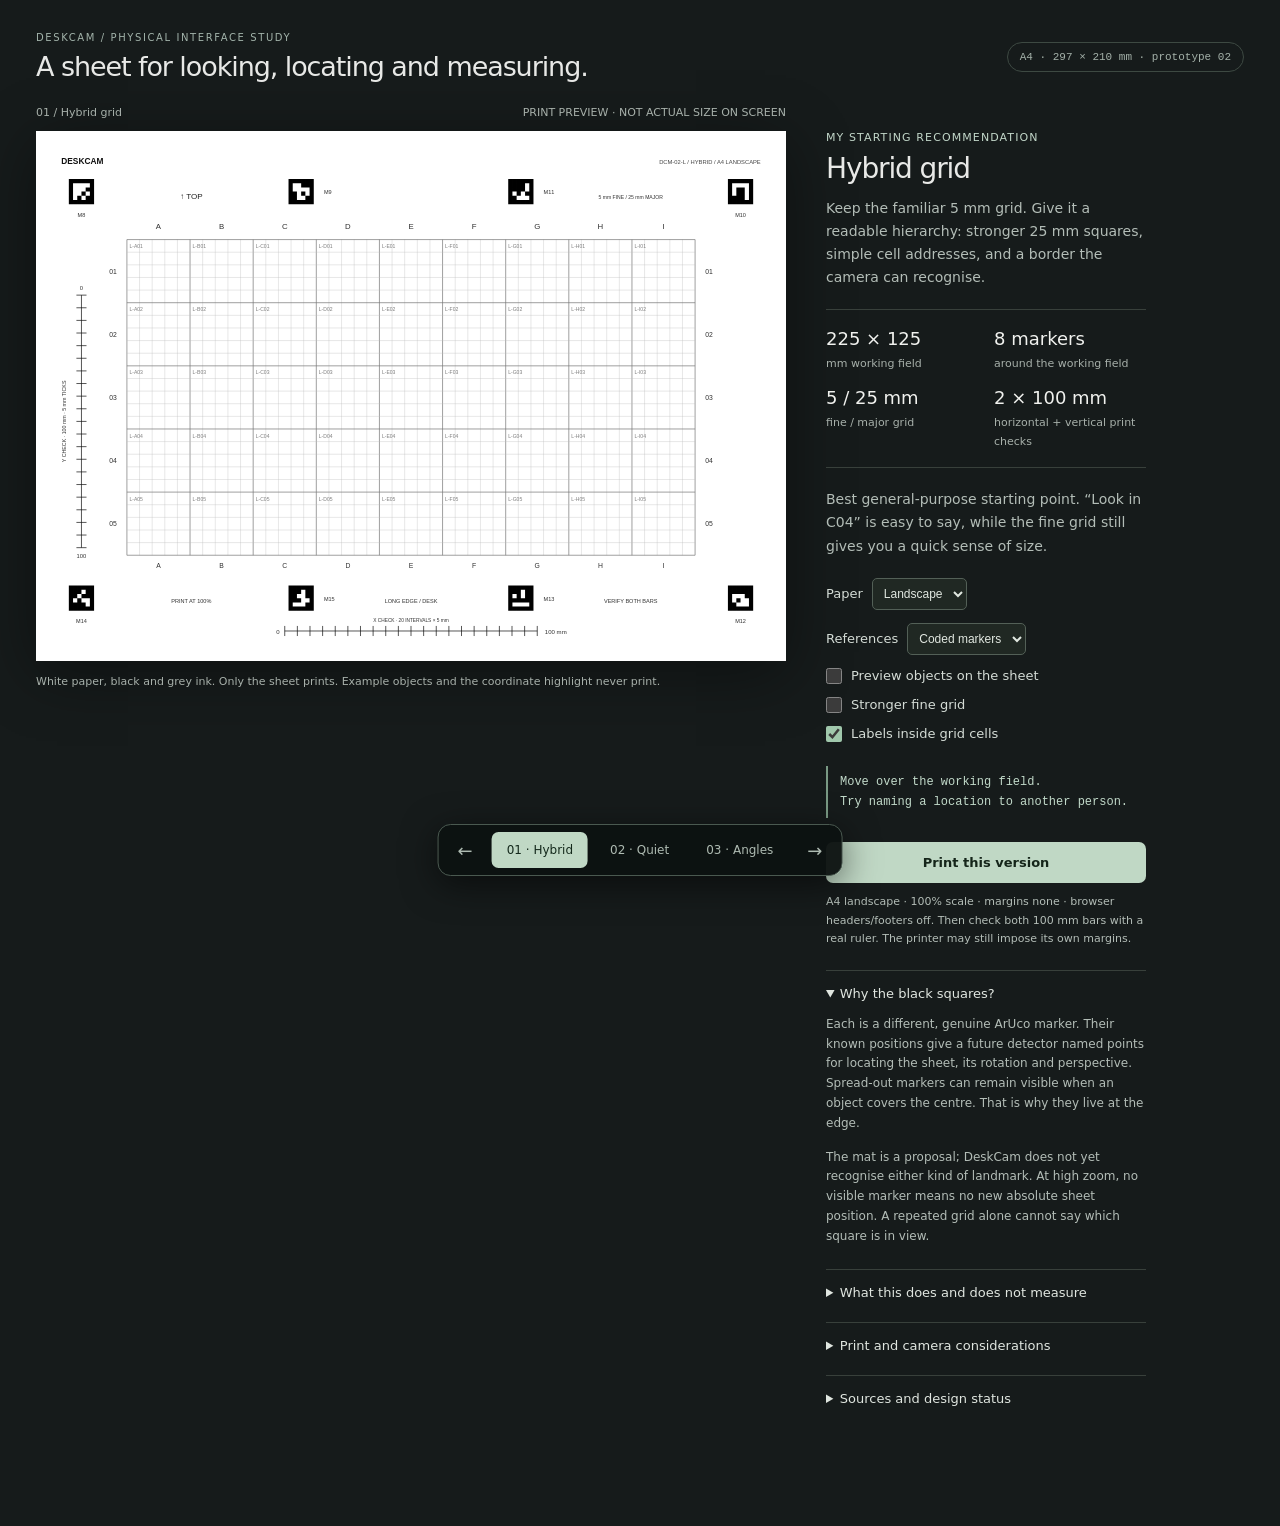
<file: explainer/prototype-bench-mat.html>
<!doctype html>
<!-- Throwaway design study: three A4 desk mats, ?variant=hybrid|quiet|angles.
     Not served by the APK. Geometry is in millimetres; print only the selected SVG.
     The markers are real OpenCV DICT_4X4_50 patterns, not decorative QR-like shapes. -->
<html lang="en">
<head>
<meta charset="utf-8">
<meta name="viewport" content="width=device-width, initial-scale=1">
<title>DeskCam · A4 mat study</title>
<style>
  :root { color-scheme: dark; font-family: Inter, ui-sans-serif, system-ui, sans-serif; color:#e8e9e7; background:#161b1b; }
  * { box-sizing:border-box; }
  body { margin:0; }
  button, input { font:inherit; }
  button { cursor:pointer; }
  a { color:#b7d9c3; text-underline-offset:3px; }
  .top { max-width:1280px; margin:auto; padding:32px 36px 24px; display:flex; justify-content:space-between; align-items:center; gap:20px; }
  .eyebrow { text-transform:uppercase; letter-spacing:.16em; font-size:10px; color:#a2b3aa; margin:0 0 8px; }
  h1 { font-size:27px; font-weight:500; letter-spacing:-.04em; margin:0; }
  .badge { font:11px ui-monospace,monospace; color:#a4b1a9; border:1px solid #3d4942; border-radius:20px; padding:8px 12px; white-space:nowrap; }
  main { max-width:1280px; margin:auto; padding:0 36px 120px; display:grid; grid-template-columns:minmax(0, 750px) minmax(260px, 320px); gap:40px; align-items:start; }
  .paper-label { display:flex; justify-content:space-between; font-size:11px; color:#a7b0aa; margin-bottom:12px; }
  #paper-shell { max-width:750px; background:white; box-shadow:0 12px 60px #0006; }
  #sheet { width:100%; height:auto; display:block; background:white; color-scheme:light; }
  .paper-foot { color:#a7b0aa; font-size:11px; margin:12px 0; line-height:1.6; }
  aside { position:sticky; top:25px; padding-top:25px; }
  .kicker { color:#c2d7c9; font-size:11px; text-transform:uppercase; letter-spacing:.1em; }
  h2 { font-size:28px; font-weight:500; letter-spacing:-.04em; margin:8px 0 12px; }
  aside p { color:#b3bdb7; font-size:14px; line-height:1.65; margin:0 0 20px; }
  .specs { display:grid; grid-template-columns:1fr 1fr; gap:16px; border-top:1px solid #38403b; border-bottom:1px solid #38403b; padding:18px 0; margin-bottom:20px; }
  .specs strong { display:block; font-size:18px; font-weight:500; color:#f0f1ee; margin-bottom:3px; }
  .specs span { font-size:11px; color:#a7b0aa; }
  .controls { display:grid; gap:13px; margin:20px 0; }
  .controls label { display:flex; align-items:center; gap:9px; font-size:13px; color:#d4dcd6; }
  select { max-width:185px; border:1px solid #536057; border-radius:5px; background:#202823; color:#e0e7e0; padding:7px; font-size:12px; }
  input { accent-color:#a0c8ac; width:16px; height:16px; margin:0; }
  label:has(input:disabled) { opacity:.4; }
  #readout { min-height:52px; border-left:2px solid #799984; padding:6px 0 6px 12px; font:12px/1.7 ui-monospace,monospace; color:#c1d9c9; margin:24px 0; }
  .print { width:100%; border:0; border-radius:7px; background:#c0d8c5; color:#15251a; font-size:13px; font-weight:600; padding:13px 18px; }
  .print:hover { background:#d8e9db; }
  .small { font-size:11px; line-height:1.65; margin-top:10px; }
  details { border-top:1px solid #38403b; margin-top:22px; padding-top:15px; }
  summary { font-size:13px; cursor:pointer; color:#e0e6e0; }
  details p { font-size:12px; margin:14px 0 0; }
  .switcher { position:fixed; bottom:24px; left:50%; transform:translateX(-50%); display:flex; align-items:center; gap:7px; padding:7px; border-radius:13px; background:#0d1211f5; border:1px solid #4a5950; box-shadow:0 8px 35px #0008; z-index:10; }
  .switcher button { background:transparent; color:#aebbb2; border:0; border-radius:7px; padding:11px 15px; font-size:12px; white-space:nowrap; }
  .switcher button[aria-pressed=true] { background:#c0d8c5; color:#14291c; }
  .switcher .arrow { font-size:18px; padding:7px 12px; }
  .switcher button:focus-visible { outline:2px solid white; outline-offset:3px; }
  @media(max-width:850px) {
    .top { padding:23px 20px; } h1 { font-size:23px; } .badge { display:none; }
    main { padding:0 20px 110px; grid-template-columns:1fr; gap:20px; }
    aside { position:static; padding-top:0; } .switcher { bottom:12px; gap:1px; padding:5px; }
    .switcher button { padding:11px 9px; } .switcher .arrow { padding:7px; }
  }
  @page { size:A4 portrait; margin:0; }
  @media print {
    :root, body { background:#fff; margin:0; padding:0; }
    .screen-only, .demo-objects, .hover-cell { display:none !important; }
    main { display:block; max-width:none; padding:0; margin:0; }
    #paper-shell { width:210mm; height:297mm; max-width:none; box-shadow:none; margin:0; }
    #sheet { width:210mm; height:297mm; print-color-adjust:exact; -webkit-print-color-adjust:exact; }
  }
</style>
</head>
<body>
<header class="top screen-only">
  <div><p class="eyebrow">DeskCam / physical interface study</p><h1>A sheet for looking, locating and measuring.</h1></div>
  <span class="badge" id="page-badge">A4 · 210 × 297 mm · prototype 01</span>
</header>
<main>
  <section>
    <div class="paper-label screen-only"><span id="preview-label">01 / Hybrid grid</span><span>PRINT PREVIEW · NOT ACTUAL SIZE ON SCREEN</span></div>
    <div id="paper-shell">
      <svg id="sheet" xmlns="http://www.w3.org/2000/svg" width="210mm" height="297mm" viewBox="0 0 210 297" role="img" aria-label="A4 camera desk mat"></svg>
    </div>
    <p class="paper-foot screen-only">White paper, black and grey ink. Only the sheet prints. Example objects and the coordinate highlight never print.</p>
  </section>
  <aside class="screen-only">
    <div class="kicker" id="recommendation">My starting recommendation</div>
    <h2 id="variant-name">Hybrid grid</h2>
    <p id="variant-description"></p>
    <div class="specs">
      <div><strong id="field-size">150 × 200</strong><span>mm working field</span></div>
      <div><strong id="reference-count">8 markers</strong><span id="reference-label">around the working field</span></div>
      <div><strong id="detail-value">5 / 25 mm</strong><span id="detail-label">fine / major grid</span></div>
      <div><strong>2 × 100 mm</strong><span>horizontal + vertical print checks</span></div>
    </div>
    <p id="tradeoff"></p>
    <div class="controls">
      <label>Paper <select id="orientation"><option value="landscape">Landscape</option><option value="portrait">Portrait</option></select></label>
      <label>References <select id="references"><option value="coded">Coded markers</option><option value="tetris">Tetris corners</option></select></label>
      <label><input id="objects" type="checkbox"> Preview objects on the sheet</label>
      <label><input id="strong" type="checkbox"> Stronger fine grid</label>
      <label><input id="cellnames" type="checkbox" checked> Labels inside grid cells</label>
    </div>
    <div id="readout" aria-live="polite">Move over the working field.<br>Try naming a location to another person.</div>
    <button class="print" id="print">Print this version</button>
    <p class="small"><span id="print-orientation">A4 landscape</span> · 100% scale · margins none · browser headers/footers off. Then check both 100 mm bars with a real ruler. The printer may still impose its own margins.</p>
    <details open>
      <summary id="reference-heading">Why the black squares?</summary>
      <p id="reference-description">Each is a different, genuine ArUco marker. Their known positions give a future detector named points for locating the sheet, its rotation and perspective. Spread-out markers can remain visible when an object covers the centre. That is why they live at the edge.</p>
      <p>The mat is a proposal; DeskCam does not yet recognise either kind of landmark. At high zoom, no visible marker means no new absolute sheet position. A repeated grid alone cannot say which square is in view.</p>
    </details>
    <details>
      <summary>What this does and does not measure</summary>
      <p>Letters and numbers address 25 mm cells. Optional interior labels leave a nearby address visible in a close crop, if the object does not cover it. In the grid and quiet versions, P-A01 or L-A01 is the upper-left cell; the letter is the sheet, P for portrait and L for landscape. Every marker sits outside the working field, so a close crop of a part contains none of them: measured, at a 60 mm frame width no marker arrangement around the field is visible at all, while at 150 mm about 45% of positions see one. The prefixed cell address is what identifies the sheet at the zoom where the markers have gone. Sheet coordinates start at the working field’s upper-left corner; x goes right and y goes down.</p>
      <p>The angle version uses 0° up, increasing clockwise. Read angles with the part aligned to the centre, or after correcting the camera view to the paper plane.</p>
      <p>Scale applies to the paper plane. A raised component’s top is closer to the camera, so its apparent size is different. Lens calibration is a separate job; this is not a replacement for a calibration board.</p>
    </details>
    <details>
      <summary>Print and camera considerations</summary>
      <p>Start with flat, matte paper. The fine grid is deliberately quieter than an object edge. Use the stronger option if your printer loses it; making every line heavy can make a small part harder to separate from its background.</p>
      <p>The isolated reference bars use identical 5 mm ticks. For the current DeskCam scale tool, select one strip as the reference and specify a 5 mm pitch. The grid and marker patterns are competing periodic textures.</p>
      <p>Focus on the object, not a crisp background marking. Keep several edge markers visible when you want to locate the whole sheet. Printed grey is not a calibrated exposure or colour reference.</p>
    </details>
    <details>
      <summary>Sources and design status</summary>
      <p>The geometry and line weights are design proposals, pending a real home-printer and camera trial. In coded mode, marker patterns are generated from OpenCV’s DICT_4X4_50 with 10 mm black outer squares and a 3 mm white surround. Each sheet family owns an id block, portrait 0–7 and landscape 8–15, so a single decoded marker names the sheet, its orientation and therefore its nominal marker size and grid pitch. That also catches a wrong-scale print: measure a marker and compare it with the 10 mm the id block declares.</p>
      <p><a href="https://docs.opencv.org/4.x/db/da9/tutorial_aruco_board_detection.html">OpenCV: marker boards and partial visibility</a><br><a href="https://docs.opencv.org/4.x/da/d13/tutorial_aruco_calibration.html">OpenCV: ArUco / ChArUco calibration</a><br><a href="https://helpx.adobe.com/acrobat/desktop/print-documents/set-up-and-print-pdfs/page-size.html">Adobe: actual-size printing</a></p>
    </details>
  </aside>
</main>
<nav class="switcher screen-only" aria-label="Compare mat designs">
  <button class="arrow" id="previous" aria-label="Previous design">←</button>
  <button data-variant="hybrid" aria-pressed="true">01 · Hybrid</button>
  <button data-variant="quiet" aria-pressed="false">02 · Quiet</button>
  <button data-variant="angles" aria-pressed="false">03 · Angles</button>
  <button class="arrow" id="next" aria-label="Next design">→</button>
</nav>
<script>
const NS = 'http://www.w3.org/2000/svg';
const sheet = document.getElementById('sheet');
const landscape=new URLSearchParams(location.search).get('orientation')!=='portrait';
const pageSize=landscape?[297,210]:[210,297];
const field=landscape?{x:36,y:43,w:225,h:125}:{x:30,y:50,w:150,h:200};
const centre=[field.x+field.w/2,field.y+field.h/2];
const cols=field.w/25, rows=field.h/25;
const printStyle=document.createElement('style');
printStyle.textContent=`@page {size:A4 ${landscape?'landscape':'portrait'};margin:0;}
  @media print {#paper-shell,#sheet {width:${pageSize[0]}mm;height:${pageSize[1]}mm;}}`;
document.head.appendChild(printStyle);
sheet.setAttribute('viewBox',`0 0 ${pageSize[0]} ${pageSize[1]}`);
sheet.setAttribute('width',pageSize[0]+'mm'); sheet.setAttribute('height',pageSize[1]+'mm');
document.getElementById('orientation').value=landscape?'landscape':'portrait';
document.getElementById('field-size').textContent=`${field.w} × ${field.h}`;
document.getElementById('page-badge').textContent=`A4 · ${pageSize[0]} × ${pageSize[1]} mm · prototype 02`;
document.getElementById('print-orientation').textContent='A4 '+(landscape?'landscape':'portrait');
// Generated with cv2.aruco.generateImageMarker(DICT_4X4_50, id, 6).
// Each string is one row of six modules, including the one-module black border.
// Generated with cv2.aruco.generateImageMarker(DICT_4X4_50, id, 6) for ids 0-15 and
// round-tripped through the detector. Portrait uses 0-7, landscape 8-15, so one marker
// identifies the sheet.
const markerBits = [["111111", "101001", "110101", "111001", "111011", "111111"], ["111111", "111111", "100001", "101101", "101011", "111111"], ["111111", "111001", "111001", "111011", "100101", "111111"], ["111111", "101101", "101101", "110111", "110011", "111111"], ["111111", "110101", "110111", "101101", "100011", "111111"], ["111111", "110001", "101101", "100111", "100101", "111111"], ["111111", "101101", "100011", "111011", "100011", "111111"], ["111111", "100111", "110111", "100001", "111011", "111111"], ["111111", "100001", "100011", "100101", "101011", "111111"], ["111111", "100111", "100001", "110101", "110011", "111111"], ["111111", "100001", "101101", "101101", "111101", "111111"], ["111111", "111101", "111101", "101011", "110001", "111111"], ["111111", "111111", "100011", "101001", "110001", "111111"], ["111111", "111011", "101011", "111111", "100001", "111111"], ["111111", "111011", "110111", "101001", "111101", "111111"], ["111111", "111011", "110011", "111001", "100011", "111111"]];
const sheetTag = landscape?'L':'P';
const idBase = landscape?8:0;
// One number sets the marker size; the quiet zone and the label offsets follow it. 10 mm is
// the simulation's floor for the binding case (a live preview with the sheet filling half
// the frame), where 16 mm was about twice what is needed.
const MARK = 10, QUIET = 3, HALF = MARK/2, PAD = HALF + QUIET;
const markerCentres = landscape?[[18,24],[105,24],[279,24],[192,24],[279,185],[192,185],[18,185],[105,185]]:[[18,26],[105,26],[192,26],[192,125],[192,268],[105,268],[18,268],[18,125]];
// A future detector can use this explicit geometry; nothing is inferred from screen pixels.
window.DeskcamMat = {
  revision:landscape?'DCM-02-L':'DCM-01', units:'mm', dictionary:'DICT_4X4_50', page:pageSize, field,
  sheetTag, markerSize:MARK, quietZone:QUIET,
  markerIds:markerCentres.map((_,i) => idBase+i),
  codedMarkers:markerCentres.map(([x,y], i) => ({id:idBase+i,
    corners:[[x-HALF,y-HALF],[x+HALF,y-HALF],[x+HALF,y+HALF],[x-HALF,y+HALF]]}))
};
const variants = {
  hybrid:{name:'Hybrid grid', label:'01 / Hybrid grid', recommendation:'My starting recommendation',
    description:'Keep the familiar 5 mm grid. Give it a readable hierarchy: stronger 25 mm squares, simple cell addresses, and a border the camera can recognise.',
    detail:'5 / 25 mm', detailLabel:'fine / major grid',
    tradeoff:'Best general-purpose starting point. “Look in C04” is easy to say, while the fine grid still gives you a quick sense of size.'},
  quiet:{name:'Quiet field', label:'02 / Quiet field', recommendation:'For seeing the object clearly',
    description:'Leave the centre almost empty. Put the scale, addresses and recognition marks around the edge, where they compete less with component outlines.',
    detail:'5 mm edges', detailLabel:'no grid beneath the object',
    tradeoff:'My second choice for tiny parts or software that separates objects from the background. Coarse cell locations are less obvious without grid lines.'},
  angles:{name:'Angle station', label:'03 / Angle station', recommendation:'For deliberate alignment',
    description:'A centre and an angle dial make this a small alignment station. Position a part on the crosshair, then refer to a direction or radius.',
    detail:'10° / 30°', detailLabel:'ticks / numbered angles',
    tradeoff:'Useful for comparing a lead, edge or tool direction. Less useful for general placement: the object often hides the centre, and the ring needs centring to mean anything.'}
};
document.getElementById('references').value = new URLSearchParams(location.search).get('references') === 'tetris' ? 'tetris' : 'coded';
let variant = new URLSearchParams(location.search).get('variant') || 'hybrid';
if (!variants[variant]) variant = 'hybrid';
function el(tag, attrs={}, text='', parent=sheet) {
  const node=document.createElementNS(NS,tag);
  for (const [key,value] of Object.entries(attrs)) node.setAttribute(key,value);
  if(text) node.textContent=text;
  parent.appendChild(node); return node;
}
function line(x1,y1,x2,y2,stroke='#222',width=.22,parent=sheet) {
  return el('line',{x1,y1,x2,y2,stroke,'stroke-width':width},'',parent);
}
function text(x,y,value,size=2.7,anchor='middle',fill='#303030',parent=sheet) {
  return el('text',{x,y,'font-size':size,'font-family':'Arial, Helvetica, sans-serif','text-anchor':anchor,fill},value,parent);
}
function cross(x,y,r=1.3,colour='#888',width=.18,parent=sheet) {
  line(x-r,y,x+r,y,colour,width,parent); line(x,y-r,x,y+r,colour,width,parent);
}
// Four distinct tetrominoes: TL=L, TR=T, BR=Z, BL=O. The Z and O have rotational
// symmetry individually. Their distinct identities and known layout orient the sheet
// when enough landmarks are visible; they are not ArUco codes or detector-ready tags.
const tetrominoes = [
  {id:0,name:'L / TL',cells:[[0,0],[0,1],[0,2],[1,2]],w:2,h:3},
  {id:2,name:'T / TR',cells:[[0,0],[1,0],[2,0],[1,1]],w:3,h:2},
  {id:4,name:'Z / BR',cells:[[0,0],[1,0],[1,1],[2,1]],w:3,h:2},
  {id:6,name:'O / BL',cells:[[0,0],[1,0],[0,1],[1,1]],w:2,h:2}
];
function markers() {
  const tetris=document.getElementById('references').value==='tetris';
  window.DeskcamMat.referenceMode=tetris?'tetris':'coded';
  window.DeskcamMat.markers=tetris?[]:window.DeskcamMat.codedMarkers;
  window.DeskcamMat.landmarks=tetris?tetrominoes.map(shape=>({...shape,centre:markerCentres[shape.id],cellSize:5})):[];
  if(tetris) {
    tetrominoes.forEach(shape=>{
      const [x,y]=markerCentres[shape.id], cell=5;
      const g=el('g',{'data-tetromino':shape.name});
      let d='';
      shape.cells.forEach(([cx,cy])=>{ d+=`M${cx} ${cy}h1v1h-1z`; });
      el('path',{d,fill:'#000',transform:`translate(${x-shape.w*cell/2} ${y-shape.h*cell/2}) scale(${cell})`},'',g);
      text(x,y+12,shape.name,2.2,'middle','#333',g);
    });
    return;
  }
  markerCentres.forEach(([x,y],i) => {
    const id=idBase+i;
    const g=el('g',{'data-marker-id':id});
    el('rect',{x:x-PAD,y:y-PAD,width:PAD*2,height:PAD*2,fill:'white'},'',g);
    // A single black compound path prevents hairline seams between black modules.
    let d='';
    markerBits[id].forEach((row,r)=>[...row].forEach((bit,c)=>{
      if(bit==='1') d+=`M${c} ${r}h1v1h-1z`;
    }));
    el('path',{d,fill:'#000',transform:`translate(${x-HALF} ${y-HALF}) scale(${MARK/6})`},'',g);
    if(i===1||i===5||(landscape&&(i===3||i===7))) text(x+HALF+4,y+1,`M${id}`,2.2,'start','#333',g);
    else text(x,y+HALF+5,`M${id}`,2.2,'middle','#333',g);
  });
}
function common() {
  el('rect',{width:pageSize[0],height:pageSize[1],fill:'white'});
  text(10,13,'DESKCAM',3.3,'start','#111').setAttribute('font-weight','700');
  text(pageSize[0]-10,13,`${window.DeskcamMat.revision} / ${variant.toUpperCase()} / A4 ${landscape?'LANDSCAPE':'PORTRAIT'}`,2.3,'end','#444');
  markers();
  // Exact, isolated references in both axes. All ticks are identical and 5 mm apart.
  const hx=pageSize[0]/2-50, hy=pageSize[1]-12, vy=landscape?65:150;
  line(hx,hy,hx+100,hy,'#111',.28);
  for(let mm=0;mm<=100;mm+=5) line(hx+mm,hy-2,hx+mm,hy+2,'#111',.28);
  text(hx-2,hy+1,'0',2.4,'end'); text(hx+103,hy+1,'100 mm',2.4,'start');
  text(hx+50,hy-3.5,'X CHECK · 20 INTERVALS × 5 mm',1.9);
  line(18,vy,18,vy+100,'#111',.28);
  for(let mm=0;mm<=100;mm+=5) line(16,vy+mm,20,vy+mm,'#111',.28);
  text(18,vy-2,'0',2.3); text(18,vy+104,'100',2.3);
  text(12,vy+50,'Y CHECK · 100 mm · 5 mm TICKS',2.1).setAttribute('transform',`rotate(-90 12 ${vy+50})`);
  const left=landscape?61.5:57, right=landscape?235.5:153, top=landscape?27:29;
  text(left,top,'↑ TOP',3.2,'middle','#222');
  text(right,top,variant==='hybrid'?'5 mm FINE / 25 mm MAJOR':variant==='quiet'?'5 mm EDGE TICKS':'0° UP / CLOCKWISE',2.0);
  text(landscape?61.5:56,landscape?187:270,'PRINT AT 100%',2.2);
  text(landscape?235.5:155,landscape?187:270,'VERIFY BOTH BARS',2.2);
  if(landscape) text(148.5,187,'LONG EDGE / DESK',2.2);

}
function addresses() {
  for(let c=0;c<cols;c++) {
    text(field.x+c*25+12.5,field.y-4,String.fromCharCode(65+c),3.1);
    text(field.x+c*25+12.5,field.y+field.h+5,String.fromCharCode(65+c),2.7);
  }
  for(let r=0;r<rows;r++) {
    const y=field.y+r*25+13.5, label=String(r+1).padStart(2,'0');
    text(field.x-4,y,label,2.7,'end'); text(field.x+field.w+4,y,label,2.7,'start');
  }
}
function hybrid() {
  const fine=document.getElementById('strong').checked?'#939393':'#b9b9b9';
  const width=document.getElementById('strong').checked ? .22 : .14;
  for(let x=0;x<=field.w;x+=5) line(field.x+x,field.y,field.x+x,field.y+field.h,x%25===0?'#777':fine,x%25===0 ? .28 : width);
  for(let y=0;y<=field.h;y+=5) line(field.x,field.y+y,field.x+field.w,field.y+y,y%25===0?'#777':fine,y%25===0 ? .28 : width);
  if(document.getElementById('cellnames').checked) {
    for(let row=0;row<rows;row++) for(let col=0;col<cols;col++) {
      text(field.x+1+col*25,field.y+3.4+row*25,`${sheetTag}-${String.fromCharCode(65+col)}${String(row+1).padStart(2,'0')}`,2,'start','#7d7d7d');
    }
  }
  addresses();
}
function quiet() {
  for(let x=0;x<=field.w;x+=5) {
    const n=x%25===0?2.8:1.3;
    line(field.x+x,field.y,field.x+x,field.y+n,'#777',.22);
    line(field.x+x,field.y+field.h,field.x+x,field.y+field.h-n,'#777',.22);
  }
  for(let y=0;y<=field.h;y+=5) {
    const n=y%25===0?2.8:1.3;
    line(field.x,field.y+y,field.x+n,field.y+y,'#777',.22);
    line(field.x+field.w,field.y+y,field.x+field.w-n,field.y+y,'#777',.22);
  }
  for(const x of [field.x+25,field.x+field.w-25]) for(const y of [field.y+25,field.y+field.h-25]) cross(x,y,1.1,'#bbb');
  cross(...centre,1.5,'#bbb'); addresses();
}
function polar(r,deg) { const a=(deg-90)*Math.PI/180; return [centre[0]+r*Math.cos(a),centre[1]+r*Math.sin(a)]; }
function angles() {
  const outer=landscape?50:68, rings=landscape?[15,30,45]:[20,40,60];
  for(const r of rings) {
    el('circle',{cx:centre[0],cy:centre[1],r,fill:'none',stroke:'#b0b0b0','stroke-width':.18});
    const [x,y]=polar(r,225); text(x-2,y+2,`r${r}`,2.4,'end','#777');
  }
  el('circle',{cx:centre[0],cy:centre[1],r:outer,fill:'none',stroke:'#555','stroke-width':.3});
  for(let deg=0;deg<360;deg+=10) {
    const a=polar(deg%30===0?outer-4:outer-2,deg),b=polar(outer,deg);
    line(...a,...b,'#333',deg%30===0 ? .3 : .2);
    if(deg%30===0) { const [x,y]=polar(outer+6,deg); text(x,y+1,`${deg}°`,deg%90===0?3.2:2.5); }
  }
  for(const deg of [0,90,180,270]) line(...polar(5,deg),...polar(rings.at(-1),deg),'#aaa',.18);
  cross(...centre,3,'#333',.25);
  text(centre[0],landscape?field.y:field.y+6,'ALIGN THE PART TO THE CENTRE',2.5);
  text(centre[0],landscape?field.y+field.h+4:field.y+field.h-7,'RADII IN mm · ANGLES CLOCKWISE FROM TOP',2.2);
}

function objects() {
  if(!document.getElementById('objects').checked) return;
  const g=el('g',{class:'demo-objects','pointer-events':'none',transform:`translate(${centre[0]-105} ${centre[1]-150})`});
  const pcb=el('g',{transform:'rotate(-12 105 150)'},'',g);
  el('rect',{x:69,y:125,width:72,height:50,rx:1.4,fill:'#355949',stroke:'#243c32','stroke-width':.5},'',pcb);
  [[73,129],[137,129],[73,171],[137,171]].forEach(([cx,cy])=>el('circle',{cx,cy,r:1.4,fill:'#e7d5a0'},'',pcb));
  el('path',{d:'M79 151H91V139H113V148H131M82 166H112V159H131',fill:'none',stroke:'#82a987','stroke-width':.8},'',pcb);
  el('rect',{x:94,y:142,width:21,height:16,rx:.7,fill:'#1d2324'},'',pcb);
  for(let i=0;i<8;i++) {
    line(95+i*2.6,139.5,95+i*2.6,142,'#bcc0bb',.8,pcb);
    line(95+i*2.6,158,95+i*2.6,160.5,'#bcc0bb',.8,pcb);
  }
  text(104.5,151,'IC',3,'middle','#89938a',pcb);
  el('rect',{x:123,y:143,width:10,height:17,fill:'#232c2c'},'',pcb);
  text(80,135,'EXAMPLE',2.5,'start','#dae2d8',pcb);
  el('circle',{cx:landscape?170:144,cy:landscape?185:214,r:9,fill:'#c4c9c8',stroke:'#747d7b','stroke-width':.45},'',g);
  el('circle',{cx:landscape?170:144,cy:landscape?185:214,r:4,fill:'#fff',stroke:'#747d7b','stroke-width':.4},'',g);
}
function render() {
  sheet.replaceChildren(); common(); ({hybrid,quiet,angles}[variant])(); objects();
  el('rect',{id:'hover',class:'hover-cell',fill:'#629fbc','fill-opacity':.16,stroke:'#477d97','stroke-width':.35,visibility:'hidden','pointer-events':'none'});
  const info=variants[variant];
  for(const [id,key] of [['preview-label','label'],['variant-name','name'],['recommendation','recommendation'],['variant-description','description'],['detail-value','detail'],['detail-label','detailLabel'],['tradeoff','tradeoff']]) document.getElementById(id).textContent=info[key];
  document.getElementById('strong').disabled=variant!=='hybrid';
  document.getElementById('cellnames').disabled=variant!=='hybrid';
  const tetris=document.getElementById('references').value==='tetris';
  document.getElementById('reference-count').textContent=tetris?'4 shapes':'8 markers';
  document.getElementById('reference-label').textContent=tetris?'different in each corner':'around the working field';
  document.getElementById('reference-heading').textContent=tetris?'Your Tetris idea':'Why the black squares?';
  document.getElementById('reference-description').textContent=tetris
    ? 'Yes: different corner shapes break the grid’s rotational symmetry. Here L is top-left, T top-right, Z bottom-right and O bottom-left. The Z and O are individually ambiguous after some rotations; the known arrangement resolves orientation when enough corners are visible. This would need shape-recognition code of our own.'
    : 'Each is a different, genuine ArUco marker. Their known positions give a future detector named points for locating the sheet, its rotation and perspective. Spread-out markers can remain visible when an object covers the centre. That is why they live at the edge.';
  document.querySelectorAll('[data-variant]').forEach(b=>b.setAttribute('aria-pressed',String(b.dataset.variant===variant)));
  document.getElementById('readout').innerHTML='Move over the working field.<br>Try naming a location to another person.';
  sheet.setAttribute('aria-label',`A4 ${info.name} desk mat: ${tetris?'four Tetris corner shapes':'eight ArUco markers'} and two 100 mm check bars`);
}
function select(next) {
  variant=next;
  const url=new URL(location.href); url.searchParams.set('variant',variant);
  url.searchParams.set('references',document.getElementById('references').value);
  url.searchParams.set('orientation',landscape?'landscape':'portrait');
  history.replaceState(null,'',url); render();
}
function cycle(step) { const keys=Object.keys(variants); select(keys[(keys.indexOf(variant)+step+keys.length)%keys.length]); }
function locationAt(event) {
  const p=sheet.createSVGPoint(); p.x=event.clientX; p.y=event.clientY;
  const q=p.matrixTransform(sheet.getScreenCTM().inverse());
  const x=q.x-field.x,y=q.y-field.y, highlight=document.getElementById('hover');
  if(x<0||y<0||x>=field.w||y>=field.h) { highlight.setAttribute('visibility','hidden'); return; }
  const c=Math.floor(x/25),r=Math.floor(y/25);
  if(variant==='angles') {
    highlight.setAttribute('visibility','hidden');
    const dx=q.x-centre[0],dy=q.y-centre[1],rad=Math.hypot(dx,dy);
    const angle=(Math.atan2(dx,-dy)*180/Math.PI+360)%360;
    document.getElementById('readout').textContent=`r ${rad.toFixed(1)} mm · ${angle.toFixed(0)}° clockwise from top`;
  } else {
    for(const [key,value] of Object.entries({x:field.x+c*25,y:field.y+r*25,width:25,height:25,visibility:'visible'})) highlight.setAttribute(key,value);
    document.getElementById('readout').textContent=`${sheetTag}-${String.fromCharCode(65+c)}${String(r+1).padStart(2,'0')} · x ${x.toFixed(1)} mm · y ${y.toFixed(1)} mm`;
  }
}
document.querySelectorAll('[data-variant]').forEach(b=>b.addEventListener('click',()=>select(b.dataset.variant)));
document.getElementById('previous').onclick=()=>cycle(-1);
document.getElementById('next').onclick=()=>cycle(1);
document.getElementById('objects').onchange=render;
document.getElementById('references').onchange=()=>select(variant);
document.getElementById('orientation').onchange=()=>{
  const url=new URL(location.href); url.searchParams.set('orientation',document.getElementById('orientation').value);
  url.searchParams.set('variant',variant); url.searchParams.set('references',document.getElementById('references').value);
  location.href=url.href;
};
document.getElementById('strong').onchange=render;
document.getElementById('cellnames').onchange=render;
document.getElementById('print').onclick=()=>window.print();
sheet.addEventListener('pointermove',locationAt);
sheet.addEventListener('pointerleave',()=>document.getElementById('hover').setAttribute('visibility','hidden'));
document.addEventListener('keydown',event=>{
  if(event.target.closest('input,textarea,select,[contenteditable]')) return;
  if(event.key==='ArrowLeft'||event.key==='ArrowRight') { event.preventDefault(); cycle(event.key==='ArrowLeft'?-1:1); }
});
render();
</script>
</body>
</html>
</file>
<file: explainer/style.css>
/* DeskCam explainer stylesheet. Dark only. */
:root {
  color-scheme: dark;
  scrollbar-color: #1e293b transparent;
  --bg-primary: #030405;
  --bg-secondary: #07080b;
  --bg-tertiary: #0c0e12;
  --bg-card: rgba(10, 12, 16, 0.92);
  --bg-card-hover: rgba(17, 20, 26, 0.96);
  --border-subtle: rgba(255, 255, 255, 0.06);
  --border-strong: rgba(255, 255, 255, 0.15);
  --border-glow: rgba(56, 189, 248, 0.35);

  /* Accent colours */
  --accent-cyan: #38bdf8;
  --accent-cyan-dim: rgba(56, 189, 248, 0.12);
  --accent-indigo: #818cf8;
  --accent-indigo-dim: rgba(129, 140, 248, 0.12);
  --accent-purple: #c084fc;
  --accent-purple-dim: rgba(192, 132, 252, 0.12);
  --accent-emerald: #10b981;
  --accent-emerald-dim: rgba(16, 185, 129, 0.12);
  --accent-amber: #f59e0b;
  --accent-amber-dim: rgba(245, 158, 11, 0.12);
  --accent-rose: #f43f5e;
  --accent-rose-dim: rgba(244, 63, 94, 0.12);

  --gradient-brand: linear-gradient(135deg, #38bdf8 0%, #818cf8 50%, #c084fc 100%);
  --gradient-glow: 0 0 30px -8px rgba(56, 189, 248, 0.12);

  --text-primary: #f8fafc;
  --text-secondary: #94a3b8;
  --text-muted: #64748b;
  --text-dim: #334155;

  --font-sans: 'Inter', -apple-system, BlinkMacSystemFont, 'Segoe UI', Roboto, Oxygen, Ubuntu, Cantarell, sans-serif;
  --font-mono: 'JetBrains Mono', 'Fira Code', 'SF Mono', Menlo, Consolas, monospace;

  --radius-sm: 6px;
  --radius-md: 10px;
  --radius-lg: 16px;
  --radius-pill: 999px;
}

* {
  box-sizing: border-box;
  margin: 0;
  padding: 0;
}

html {
  scroll-behavior: smooth;
  font-size: 16px;
  line-height: 1.6;
}

body {
  font-family: var(--font-sans);
  background-color: var(--bg-primary);
  color: var(--text-primary);
  min-height: 100vh;
  display: flex;
  flex-direction: column;
  overflow-x: hidden;
  position: relative;
  transition: background-color 0.25s ease, color 0.25s ease;
}

/* Background glow */
.ambient-glow {
  position: fixed;
  top: 0;
  left: 0;
  right: 0;
  bottom: 0;
  background: 
    radial-gradient(circle at 50% 0%, rgba(99, 102, 241, 0.05) 0%, transparent 45%),
    radial-gradient(circle at 85% 25%, rgba(56, 189, 248, 0.03) 0%, transparent 40%);
  pointer-events: none;
  z-index: 0;
}

/* Modern Micro-Grid Overlay */
.bg-grid-overlay {
  position: fixed;
  top: 0;
  left: 0;
  right: 0;
  bottom: 0;
  background-image: 
    linear-gradient(to right, var(--border-subtle) 1px, transparent 1px),
    linear-gradient(to bottom, var(--border-subtle) 1px, transparent 1px);
  background-size: 40px 40px;
  opacity: 0.12;
  pointer-events: none;
  z-index: 0;
}

/* Header & Top Bar */
.top-header {
  position: sticky;
  top: 0;
  z-index: 100;
  backdrop-filter: blur(16px) saturate(180%);
  background: rgba(3, 4, 5, 0.92);
  border-bottom: 1px solid var(--border-subtle);
  height: 64px;
  display: flex;
  align-items: center;
  justify-content: space-between;
  padding: 0 2rem;
}

.brand {
  display: flex;
  align-items: center;
  gap: 0.85rem;
  text-decoration: none;
  color: var(--text-primary);
  font-weight: 700;
  font-size: 1.15rem;
  letter-spacing: -0.02em;
}

.brand-icon {
  width: 34px;
  height: 34px;
  border-radius: var(--radius-sm);
  background: var(--gradient-brand);
  display: flex;
  align-items: center;
  justify-content: center;
  color: #fff;
  font-size: 1.05rem;
  box-shadow: 0 0 10px rgba(56, 189, 248, 0.18);
}

.brand-badge {
  font-family: var(--font-mono);
  font-size: 0.72rem;
  padding: 0.2rem 0.55rem;
  background: var(--accent-cyan-dim);
  color: var(--accent-cyan);
  border: 1px solid rgba(56, 189, 248, 0.25);
  border-radius: var(--radius-pill);
  font-weight: 600;
  letter-spacing: 0.02em;
}

.header-actions {
  display: flex;
  align-items: center;
  gap: 0.85rem;
}

.mobile-nav-toggle {
  background: var(--bg-card);
  border: 1px solid var(--border-subtle);
  color: var(--text-secondary);
  height: 36px;
  padding: 0 0.85rem;
  border-radius: var(--radius-sm);
  cursor: pointer;
  display: flex;
  align-items: center;
  gap: 0.45rem;
  font-family: var(--font-mono);
  font-size: 0.75rem;
  font-weight: 600;
  transition: all 0.2s ease;
}

.mobile-nav-toggle:hover {
  color: var(--text-primary);
  border-color: var(--accent-cyan);
  background: var(--bg-card-hover);
  box-shadow: 0 0 10px rgba(56, 189, 248, 0.2);
}

.mobile-nav-toggle {
  display: none;
  width: 36px;
  padding: 0;
  justify-content: center;
}

/* Layout */
.layout-container {
  display: flex;
  flex: 1;
  position: relative;
  z-index: 1;
  max-width: 1540px;
  margin: 0 auto;
  width: 100%;
}

/* Sidebar Navigation */
.sidebar {
  width: 280px;
  position: sticky;
  top: 64px;
  height: calc(100vh - 64px);
  overflow-y: auto;
  padding: 1.5rem 1rem 2rem 1.5rem;
  border-right: 1px solid var(--border-subtle);
  display: flex;
  flex-direction: column;
  gap: 1.4rem;
  scrollbar-width: thin;
  scrollbar-color: var(--border-subtle) transparent;
}

.sidebar::-webkit-scrollbar {
  width: 4px;
}
.sidebar::-webkit-scrollbar-thumb {
  background: var(--border-strong);
  border-radius: 2px;
}

.nav-group {
  display: flex;
  flex-direction: column;
  gap: 0.2rem;
}

.nav-heading {
  font-family: var(--font-mono);
  font-size: 0.7rem;
  font-weight: 700;
  text-transform: uppercase;
  letter-spacing: 0.08em;
  color: var(--text-muted);
  padding: 0.4rem 0.65rem;
}

.nav-link {
  display: flex;
  align-items: center;
  gap: 0.6rem;
  padding: 0.45rem 0.75rem;
  color: var(--text-secondary);
  text-decoration: none;
  font-size: 0.88rem;
  font-weight: 500;
  border-radius: var(--radius-sm);
  transition: all 0.15s ease;
  position: relative;
}

.nav-link:hover {
  color: var(--text-primary);
  background: var(--bg-tertiary);
}

.nav-link.active {
  color: var(--accent-cyan);
  background: var(--accent-cyan-dim);
  font-weight: 600;
  border: 1px solid rgba(56, 189, 248, 0.25);
}

.nav-badge {
  margin-left: auto;
  font-family: var(--font-mono);
  font-size: 0.68rem;
  padding: 0.1rem 0.4rem;
  border-radius: var(--radius-sm);
  background: var(--bg-secondary);
  color: var(--text-muted);
  border: 1px solid var(--border-subtle);
}

/* Content Area */
.content {
  flex: 1;
  min-width: 0;
  padding: 2.5rem 3.5rem 5rem 3.5rem;
  max-width: 1160px;
}

/* Typography */
h1, h2, h3, h4, h5 {
  color: var(--text-primary);
  letter-spacing: -0.025em;
  line-height: 1.25;
}

h1 {
  font-size: 2.75rem;
  font-weight: 800;
  margin-bottom: 0.85rem;
}

h2 {
  font-size: 1.85rem;
  font-weight: 700;
  margin-top: 3.5rem;
  margin-bottom: 1.25rem;
  padding-bottom: 0.6rem;
  border-bottom: 1px solid var(--border-subtle);
  display: flex;
  align-items: center;
  gap: 0.75rem;
}

h2::before {
  content: '//';
  font-family: var(--font-mono);
  color: var(--accent-indigo);
  font-size: 1.2rem;
  font-weight: 400;
}

h3 {
  font-size: 1.35rem;
  font-weight: 600;
  margin-top: 2rem;
  margin-bottom: 0.75rem;
}

p {
  color: var(--text-secondary);
  margin-bottom: 1.25rem;
  font-size: 1.02rem;
}

ul, ol {
  margin-bottom: 1.35rem;
  padding-left: 1.5rem;
  color: var(--text-secondary);
}

li {
  margin-bottom: 0.45rem;
}

strong {
  color: var(--text-primary);
  font-weight: 600;
}

code {
  font-family: var(--font-mono);
  font-size: 0.88em;
  background: var(--bg-tertiary);
  padding: 0.15rem 0.4rem;
  border-radius: var(--radius-sm);
  color: var(--accent-cyan);
  border: 1px solid var(--border-subtle);
}

pre {
  background: var(--bg-secondary);
  border: 1px solid var(--border-subtle);
  border-radius: var(--radius-md);
  padding: 1.25rem;
  overflow-x: auto;
  font-family: var(--font-mono);
  font-size: 0.88rem;
  line-height: 1.55;
  color: var(--text-primary);
  margin-bottom: 1.5rem;
  box-shadow: 0 4px 16px rgba(0, 0, 0, 0.3);
  position: relative;
}

pre code {
  background: transparent;
  padding: 0;
  border: none;
  color: inherit;
  font-size: inherit;
}

/* Hero */
.hero {
  padding: 1.2rem 0 3rem 0;
  border-bottom: 1px solid var(--border-subtle);
  margin-bottom: 2.5rem;
}

.hero-tag {
  display: inline-flex;
  align-items: center;
  gap: 0.5rem;
  font-family: var(--font-mono);
  font-size: 0.8rem;
  font-weight: 600;
  color: var(--accent-cyan);
  background: var(--accent-cyan-dim);
  border: 1px solid rgba(56, 189, 248, 0.3);
  padding: 0.3rem 0.85rem;
  border-radius: var(--radius-pill);
  margin-bottom: 1.25rem;
}

.hero-title {
  font-size: 3.15rem;
  line-height: 1.15;
  background: linear-gradient(135deg, #e2e8f0 0%, #cbd5e1 55%, #38bdf8 100%);
  -webkit-background-clip: text;
  -webkit-text-fill-color: transparent;
  margin-bottom: 1.25rem;
}

.hero-subtitle {
  font-size: 1.22rem;
  color: var(--text-secondary);
  line-height: 1.6;
  max-width: 860px;
  margin-bottom: 2rem;
}

.hero-stats {
  display: grid;
  grid-template-columns: repeat(auto-fit, minmax(170px, 1fr));
  gap: 1rem;
  margin-top: 1.5rem;
}

.stat-card {
  background: var(--bg-card);
  backdrop-filter: blur(12px);
  border: 1px solid var(--border-subtle);
  border-radius: var(--radius-md);
  padding: 1.1rem 1.25rem;
  transition: all 0.25s ease;
}

.stat-card:hover {
  border-color: var(--border-strong);
  background: var(--bg-card-hover);
  transform: translateY(-2px);
  box-shadow: 0 6px 20px rgba(0, 0, 0, 0.4);
}

.stat-label {
  font-size: 0.74rem;
  color: var(--text-muted);
  font-family: var(--font-mono);
  text-transform: uppercase;
  letter-spacing: 0.05em;
  margin-bottom: 0.35rem;
}

.stat-val {
  font-size: 1.55rem;
  font-weight: 700;
  color: var(--text-primary);
  display: flex;
  align-items: baseline;
  gap: 0.3rem;
}

.stat-val small {
  font-size: 0.8rem;
  color: var(--accent-cyan);
  font-weight: 500;
}

/* Callouts */
.callout {
  padding: 1.15rem 1.4rem;
  border-radius: var(--radius-md);
  margin: 1.5rem 0;
  border-left: 4px solid;
  background: var(--bg-card);
  backdrop-filter: blur(12px);
}

.callout-axiom {
  border-left-color: var(--accent-cyan);
  background: linear-gradient(90deg, var(--accent-cyan-dim) 0%, var(--bg-card) 60%);
}

.callout-warning {
  border-left-color: var(--accent-amber);
  background: linear-gradient(90deg, var(--accent-amber-dim) 0%, var(--bg-card) 60%);
}

.callout-danger {
  border-left-color: var(--accent-rose);
  background: linear-gradient(90deg, var(--accent-rose-dim) 0%, var(--bg-card) 60%);
}

.callout-info {
  border-left-color: var(--accent-indigo);
  background: linear-gradient(90deg, var(--accent-indigo-dim) 0%, var(--bg-card) 60%);
}

.callout-title {
  font-weight: 700;
  font-size: 0.95rem;
  color: var(--text-primary);
  margin-bottom: 0.4rem;
  display: flex;
  align-items: center;
  gap: 0.5rem;
}

/* Interactive Panels */
.interactive-panel {
  background: var(--bg-secondary);
  border: 1px solid var(--border-strong);
  border-radius: var(--radius-lg);
  padding: 1.75rem;
  margin: 2rem 0;
  box-shadow: 0 8px 30px rgba(0, 0, 0, 0.4);
  position: relative;
}

.panel-header {
  display: flex;
  justify-content: space-between;
  align-items: center;
  margin-bottom: 1.5rem;
  padding-bottom: 0.75rem;
  border-bottom: 1px solid var(--border-subtle);
}

.panel-title {
  font-size: 1.15rem;
  font-weight: 700;
  display: flex;
  align-items: center;
  gap: 0.5rem;
}

.panel-tag {
  font-family: var(--font-mono);
  font-size: 0.72rem;
  color: var(--accent-cyan);
  background: var(--accent-cyan-dim);
  border: 1px solid rgba(56, 189, 248, 0.3);
  padding: 0.15rem 0.5rem;
  border-radius: var(--radius-sm);
  font-weight: 600;
}

/* Sensor Simulator */
.crop-sim-container {
  display: grid;
  grid-template-columns: 1fr 340px;
  gap: 1.75rem;
  align-items: center;
}

@media (max-width: 950px) {
  .crop-sim-container {
    grid-template-columns: 1fr;
  }
}

.sensor-canvas-wrapper {
  position: relative;
  width: 100%;
  aspect-ratio: 4/3;
  background: #000;
  border-radius: var(--radius-md);
  border: 2px solid var(--border-subtle);
  overflow: hidden;
  box-shadow: inset 0 0 25px rgba(0, 0, 0, 0.85);
}

#sensorCanvas {
  width: 100%;
  height: 100%;
  display: block;
}

.crop-controls {
  display: flex;
  flex-direction: column;
  gap: 1.25rem;
}

.control-item {
  display: flex;
  flex-direction: column;
  gap: 0.4rem;
}

.control-label-row {
  display: flex;
  justify-content: space-between;
  font-family: var(--font-mono);
  font-size: 0.82rem;
  color: var(--text-secondary);
}

.control-label-row span:last-child {
  color: var(--accent-cyan);
  font-weight: 600;
}

.control-slider {
  width: 100%;
  height: 6px;
  border-radius: 3px;
  background: var(--bg-tertiary);
  outline: none;
  -webkit-appearance: none;
  appearance: none;
}

.control-slider::-webkit-slider-thumb {
  -webkit-appearance: none;
  width: 18px;
  height: 18px;
  border-radius: 50%;
  background: var(--accent-cyan);
  cursor: pointer;
  box-shadow: 0 0 10px var(--accent-cyan);
}

.sim-readout {
  background: var(--bg-tertiary);
  border: 1px solid var(--border-subtle);
  border-radius: var(--radius-sm);
  padding: 0.9rem;
  font-family: var(--font-mono);
  font-size: 0.82rem;
  line-height: 1.5;
  color: var(--text-secondary);
}

.sim-readout .highlight {
  color: var(--accent-cyan);
  font-weight: 600;
}

/* Focus Curve Canvas */
.focus-calc-grid {
  display: grid;
  grid-template-columns: 1fr 1fr;
  gap: 1.5rem;
  margin-top: 1rem;
}

@media (max-width: 800px) {
  .focus-calc-grid {
    grid-template-columns: 1fr;
  }
}

.focus-canvas-wrap {
  width: 100%;
  height: 240px;
  background: var(--bg-tertiary);
  border-radius: var(--radius-md);
  border: 1px solid var(--border-subtle);
  position: relative;
  box-shadow: inset 0 0 15px rgba(0, 0, 0, 0.6);
}

#focusCurveCanvas {
  width: 100%;
  height: 100%;
  display: block;
}

/* PWM Canvas */
.pwm-sim-wrap {
  width: 100%;
  height: 200px;
  background: #000;
  border-radius: var(--radius-md);
  border: 1px solid var(--border-subtle);
  position: relative;
  margin-bottom: 1rem;
  box-shadow: inset 0 0 20px rgba(0, 0, 0, 0.8);
}

#pwmCanvas {
  width: 100%;
  height: 100%;
  display: block;
}

/* Tape Simulator */
.tape-sim-grid {
  display: grid;
  grid-template-columns: 1fr 1fr;
  gap: 1.5rem;
}

@media (max-width: 900px) {
  .tape-sim-grid {
    grid-template-columns: 1fr;
  }
}

.tape-editor {
  display: flex;
  flex-direction: column;
  gap: 0.75rem;
}

.tape-textarea {
  width: 100%;
  height: 240px;
  background: var(--bg-primary);
  border: 1px solid var(--border-subtle);
  border-radius: var(--radius-sm);
  padding: 0.8rem;
  font-family: var(--font-mono);
  font-size: 0.84rem;
  color: var(--text-primary);
  resize: vertical;
  line-height: 1.5;
  outline: none;
}

.tape-textarea:focus {
  border-color: var(--accent-cyan);
  box-shadow: 0 0 10px var(--accent-cyan-dim);
}

.tape-btn-bar {
  display: flex;
  gap: 0.75rem;
}

.btn-primary {
  background: var(--gradient-brand);
  color: #fff;
  font-weight: 600;
  border: none;
  padding: 0.55rem 1.25rem;
  border-radius: var(--radius-sm);
  cursor: pointer;
  display: inline-flex;
  align-items: center;
  gap: 0.5rem;
  font-size: 0.88rem;
  font-family: var(--font-mono);
  transition: all 0.2s ease;
  box-shadow: 0 2px 12px rgba(56, 189, 248, 0.3);
}

.btn-primary:hover {
  transform: translateY(-1px);
  box-shadow: 0 4px 18px rgba(56, 189, 248, 0.45);
}

.btn-secondary {
  background: var(--bg-tertiary);
  border: 1px solid var(--border-subtle);
  color: var(--text-secondary);
  font-weight: 500;
  padding: 0.55rem 1rem;
  border-radius: var(--radius-sm);
  cursor: pointer;
  font-size: 0.88rem;
  font-family: var(--font-mono);
  transition: all 0.2s ease;
}

.btn-secondary:hover {
  color: var(--text-primary);
  border-color: var(--border-strong);
}

.tape-output {
  background: var(--bg-primary);
  border: 1px solid var(--border-subtle);
  border-radius: var(--radius-sm);
  padding: 1rem;
  font-family: var(--font-mono);
  font-size: 0.82rem;
  height: 300px;
  overflow-y: auto;
  color: var(--text-secondary);
  display: flex;
  flex-direction: column;
  gap: 0.45rem;
}

.tape-log-step {
  padding: 0.35rem 0.6rem;
  border-radius: 4px;
  background: var(--bg-tertiary);
  border-left: 3px solid var(--accent-cyan);
  display: flex;
  justify-content: space-between;
  align-items: center;
}

.tape-log-step.locked {
  border-left-color: var(--accent-rose);
  background: var(--accent-rose-dim);
  color: var(--accent-rose);
}

.tape-log-step.done {
  border-left-color: var(--accent-emerald);
}

/* Command Builder */
.cmd-builder-grid {
  display: grid;
  grid-template-columns: repeat(auto-fit, minmax(200px, 1fr));
  gap: 1rem;
  margin-bottom: 1.5rem;
}

.param-select-box {
  display: flex;
  flex-direction: column;
  gap: 0.35rem;
}

.param-select-box label {
  font-family: var(--font-mono);
  font-size: 0.78rem;
  color: var(--text-muted);
}

.param-select-box input, .param-select-box select {
  background: var(--bg-tertiary);
  border: 1px solid var(--border-subtle);
  border-radius: var(--radius-sm);
  padding: 0.5rem 0.75rem;
  color: var(--text-primary);
  font-family: var(--font-mono);
  font-size: 0.84rem;
  outline: none;
}

.param-select-box input:focus, .param-select-box select:focus {
  border-color: var(--accent-cyan);
}

.cmd-output-box {
  background: var(--bg-primary);
  border: 1px solid var(--border-subtle);
  border-radius: var(--radius-md);
  padding: 1.1rem 1.25rem;
  display: flex;
  flex-direction: column;
  gap: 0.85rem;
}

.cmd-row {
  display: flex;
  align-items: center;
  justify-content: space-between;
  font-family: var(--font-mono);
  font-size: 0.88rem;
  background: var(--bg-tertiary);
  padding: 0.6rem 0.8rem;
  border-radius: var(--radius-sm);
  border: 1px solid var(--border-subtle);
  gap: 1rem;
}

.cmd-string {
  color: var(--accent-cyan);
  word-break: break-all;
}

.btn-copy {
  background: var(--bg-secondary);
  border: 1px solid var(--border-subtle);
  color: var(--text-secondary);
  padding: 0.35rem 0.65rem;
  border-radius: var(--radius-sm);
  font-size: 0.75rem;
  font-family: var(--font-mono);
  cursor: pointer;
  white-space: nowrap;
  transition: all 0.15s ease;
}

.btn-copy:hover {
  color: var(--text-primary);
  border-color: var(--accent-cyan);
}

/* Tables */
.table-container {
  width: 100%;
  overflow-x: auto;
  margin: 1.5rem 0;
  border: 1px solid var(--border-subtle);
  border-radius: var(--radius-md);
  background: var(--bg-card);
}

table {
  width: 100%;
  border-collapse: collapse;
  font-size: 0.92rem;
  text-align: left;
}

th {
  background: var(--bg-tertiary);
  color: var(--text-primary);
  font-weight: 600;
  padding: 0.85rem 1rem;
  border-bottom: 1px solid var(--border-strong);
  font-family: var(--font-mono);
  font-size: 0.8rem;
  text-transform: uppercase;
  letter-spacing: 0.04em;
}

td {
  padding: 0.85rem 1rem;
  border-bottom: 1px solid var(--border-subtle);
  color: var(--text-secondary);
}

tr:last-child td {
  border-bottom: none;
}

tr:hover td {
  background: var(--bg-card-hover);
}

/* Cards */
.card-grid {
  display: grid;
  grid-template-columns: repeat(auto-fill, minmax(320px, 1fr));
  gap: 1.25rem;
  margin: 1.5rem 0;
}

.info-card {
  background: var(--bg-card);
  backdrop-filter: blur(12px);
  border: 1px solid var(--border-subtle);
  border-radius: var(--radius-md);
  padding: 1.25rem;
  transition: all 0.25s ease;
  display: flex;
  flex-direction: column;
  gap: 0.6rem;
}

.info-card:hover {
  border-color: var(--border-strong);
  background: var(--bg-card-hover);
  transform: translateY(-2px);
  box-shadow: 0 8px 24px rgba(0, 0, 0, 0.4);
}

.card-header {
  display: flex;
  align-items: center;
  justify-content: space-between;
}

.card-badge {
  font-family: var(--font-mono);
  font-size: 0.72rem;
  font-weight: 700;
  padding: 0.15rem 0.5rem;
  border-radius: var(--radius-sm);
}

.card-badge.badge-rule {
  background: var(--accent-cyan-dim);
  color: var(--accent-cyan);
  border: 1px solid rgba(56, 189, 248, 0.25);
}

.card-badge.badge-decision {
  background: var(--accent-indigo-dim);
  color: var(--accent-indigo);
  border: 1px solid rgba(129, 140, 248, 0.25);
}

.card-title {
  font-size: 1.05rem;
  font-weight: 700;
  color: var(--text-primary);
}

.card-desc {
  font-size: 0.92rem;
  color: var(--text-secondary);
  line-height: 1.5;
}

/* Architecture SVG */
.arch-diagram-wrap {
  width: 100%;
  background: var(--bg-secondary);
  border: 1px solid var(--border-subtle);
  border-radius: var(--radius-lg);
  padding: 1.5rem;
  margin: 2rem 0;
  overflow-x: auto;
  box-shadow: 0 4px 20px rgba(0, 0, 0, 0.35);
}

.arch-svg {
  width: 100%;
  height: auto;
  min-width: 780px;
  display: block;
}

/* Footer */
footer {
  border-top: 1px solid var(--border-subtle);
  padding: 2.5rem 2rem;
  text-align: center;
  color: var(--text-muted);
  font-size: 0.88rem;
  margin-top: auto;
  background: var(--bg-secondary);
}

@media (max-width: 1024px) {
  .sidebar {
    position: fixed;
    left: -280px;
    top: 64px;
    z-index: 99;
    background: var(--bg-primary);
    transition: left 0.3s ease;
  }
  .sidebar.open {
    left: 0;
    box-shadow: 10px 0 30px rgba(0, 0, 0, 0.8);
  }
  .mobile-nav-toggle {
    display: flex;
  }
  .content {
    padding: 2rem 1.5rem;
  }
}
</file>
